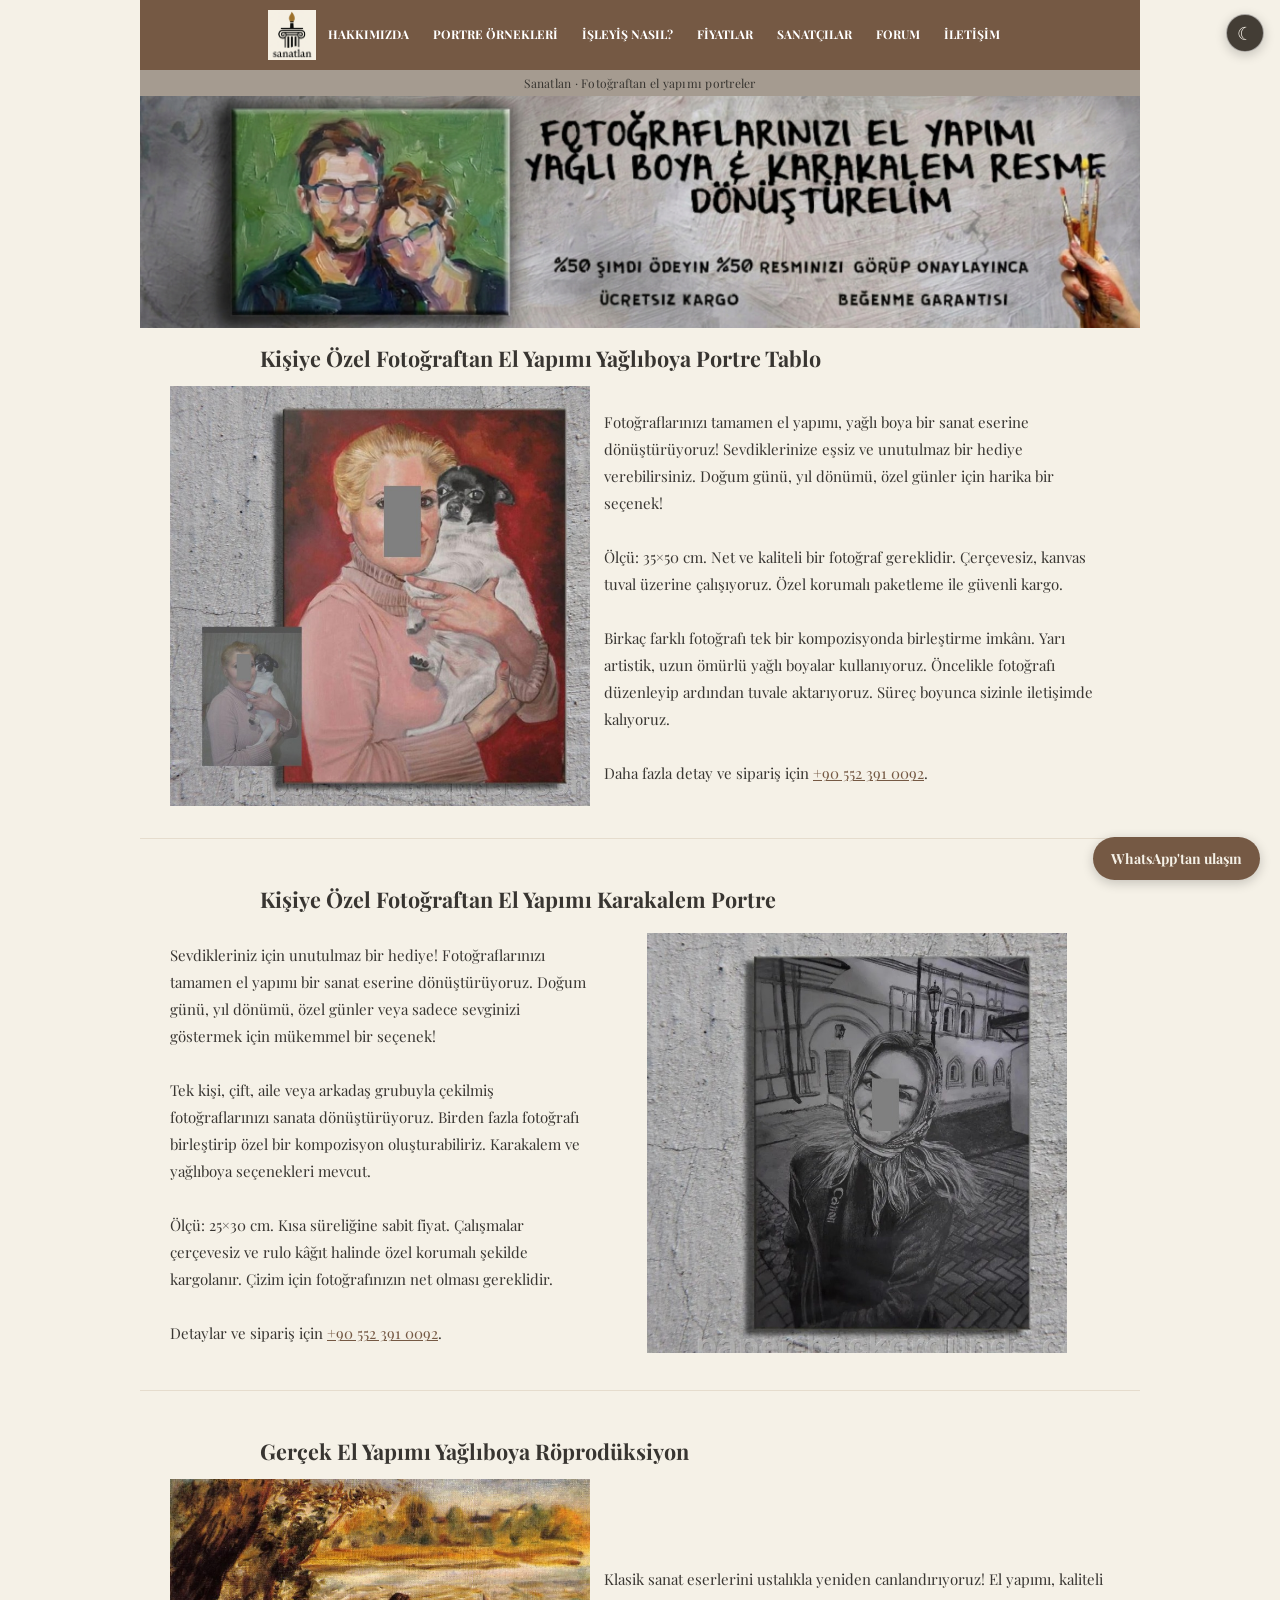
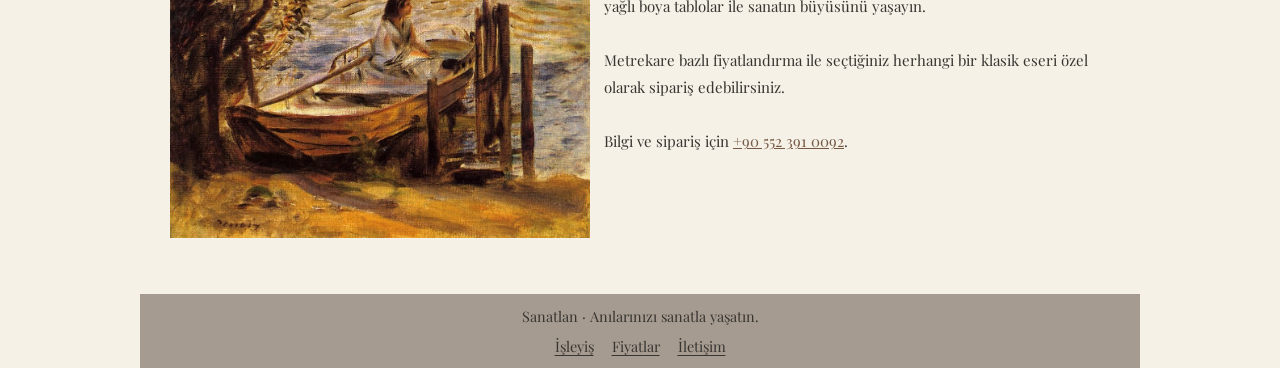
<file: index.html>
<!DOCTYPE html>
<html lang="tr">
<head>
  <meta charset="UTF-8">
  <meta name="viewport" content="width=device-width, initial-scale=1.0">
  <title>Sanatlan</title>
  <link href="https://fonts.googleapis.com/css2?family=Playfair+Display:wght@400;700&display=swap" rel="stylesheet">
  <link rel="stylesheet" href="css/style.css">
</head>
<body class="home-page">
  <div class="navbar">
    <a class="logo" href="index.html" aria-label="Sanatlan ana sayfa"><img src="img/logo.png" alt="Sanatlan"></a>
    <div class="nav-links">
      <a href="index.html">Hakkımızda</a><a href="galeri.html">Portre Örnekleri</a>
      <a href="isleyis.html">İşleyiş Nasıl?</a><a href="fiyatlar.html">Fiyatlar</a>
      <a href="magaza.html">Sanatçılar</a><a href="forum.html">Forum</a><a href="iletisim.html">İletişim</a>
    </div>
  </div>
  <div class="announcement-bar">Sanatlan · Fotoğraftan el yapımı portreler</div>

  <section class="about-slider" aria-label="Sanatlan çalışmalarından seçmeler">
    <div class="about-slides">
      <article class="about-slide is-active">
        <picture>
          <source media="(max-width: 768px)" srcset="img/anasayfa-slider-mobile.jpg">
          <img src="img/anasayfa-slider.jpg" alt="Fotoğraftan el yapımı yağlıboya ve karakalem portre">
        </picture>
      </article>
    </div>
  </section>

  <div class="container media-left">
    <div class="section-title">
      <h3>Kişiye Özel Fotoğraftan El Yapımı Yağlıboya Portre Tablo</h3>
    </div>
    <div class="image"><img src="portre-10.jpg" alt="El yapımı yağlıboya portre"></div>
    <div class="text">
      <p>Fotoğraflarınızı tamamen el yapımı, yağlı boya bir sanat eserine dönüştürüyoruz! Sevdiklerinize eşsiz ve unutulmaz bir hediye verebilirsiniz. Doğum günü, yıl dönümü, özel günler için harika bir seçenek!<br><br>
      Ölçü: 35×50 cm. Net ve kaliteli bir fotoğraf gereklidir. Çerçevesiz, kanvas tuval üzerine çalışıyoruz. Özel korumalı paketleme ile güvenli kargo.<br><br>
      Birkaç farklı fotoğrafı tek bir kompozisyonda birleştirme imkânı. Yarı artistik, uzun ömürlü yağlı boyalar kullanıyoruz. Öncelikle fotoğrafı düzenleyip ardından tuvale aktarıyoruz. Süreç boyunca sizinle iletişimde kalıyoruz.<br><br>
      Daha fazla detay ve sipariş için <a href="tel:5523910092">+90 552 391 0092</a>.</p>
    </div>
  </div>

  <div class="container media-right">
    <div class="section-title">
      <h3>Kişiye Özel Fotoğraftan El Yapımı Karakalem Portre</h3>
    </div>
    <div class="image"><img src="portre-15.jpg" alt="El yapımı karakalem portre"></div>
    <div class="text">
      <p>Sevdikleriniz için unutulmaz bir hediye! Fotoğraflarınızı tamamen el yapımı bir sanat eserine dönüştürüyoruz. Doğum günü, yıl dönümü, özel günler veya sadece sevginizi göstermek için mükemmel bir seçenek!<br><br>
      Tek kişi, çift, aile veya arkadaş grubuyla çekilmiş fotoğraflarınızı sanata dönüştürüyoruz. Birden fazla fotoğrafı birleştirip özel bir kompozisyon oluşturabiliriz. Karakalem ve yağlıboya seçenekleri mevcut.<br><br>
      Ölçü: 25×30 cm. Kısa süreliğine sabit fiyat. Çalışmalar çerçevesiz ve rulo kâğıt halinde özel korumalı şekilde kargolanır. Çizim için fotoğrafınızın net olması gereklidir.<br><br>
      Detaylar ve sipariş için <a href="tel:5523910092">+90 552 391 0092</a>.</p>
    </div>
  </div>

  <div class="container media-left">
    <div class="section-title">
      <h3>Gerçek El Yapımı Yağlıboya Röprodüksiyon</h3>
    </div>
    <div class="image"><img src="img/magaza/2m.jpg" alt="Yağlıboya röprodüksiyon örneği"></div>
    <div class="text">
      <p>Klasik sanat eserlerini ustalıkla yeniden canlandırıyoruz! El yapımı, kaliteli yağlı boya tablolar ile sanatın büyüsünü yaşayın.<br><br>
      Metrekare bazlı fiyatlandırma ile seçtiğiniz herhangi bir klasik eseri özel olarak sipariş edebilirsiniz.<br><br>
      Bilgi ve sipariş için <a href="tel:5523910092">+90 552 391 0092</a>.</p>
    </div>
  </div>

  <footer class="site-footer"><p>Sanatlan · Anılarınızı sanatla yaşatın.</p><nav aria-label="Alt menü"><a href="isleyis.html">İşleyiş</a><a href="fiyatlar.html">Fiyatlar</a><a href="iletisim.html">İletişim</a></nav></footer>
  <a href="https://wa.me/905523910092" class="whatsapp-button" target="_blank" rel="noopener noreferrer">WhatsApp'tan ulaşın</a>
  <script src="js/script.js"></script>
</body>
</html>
</file>
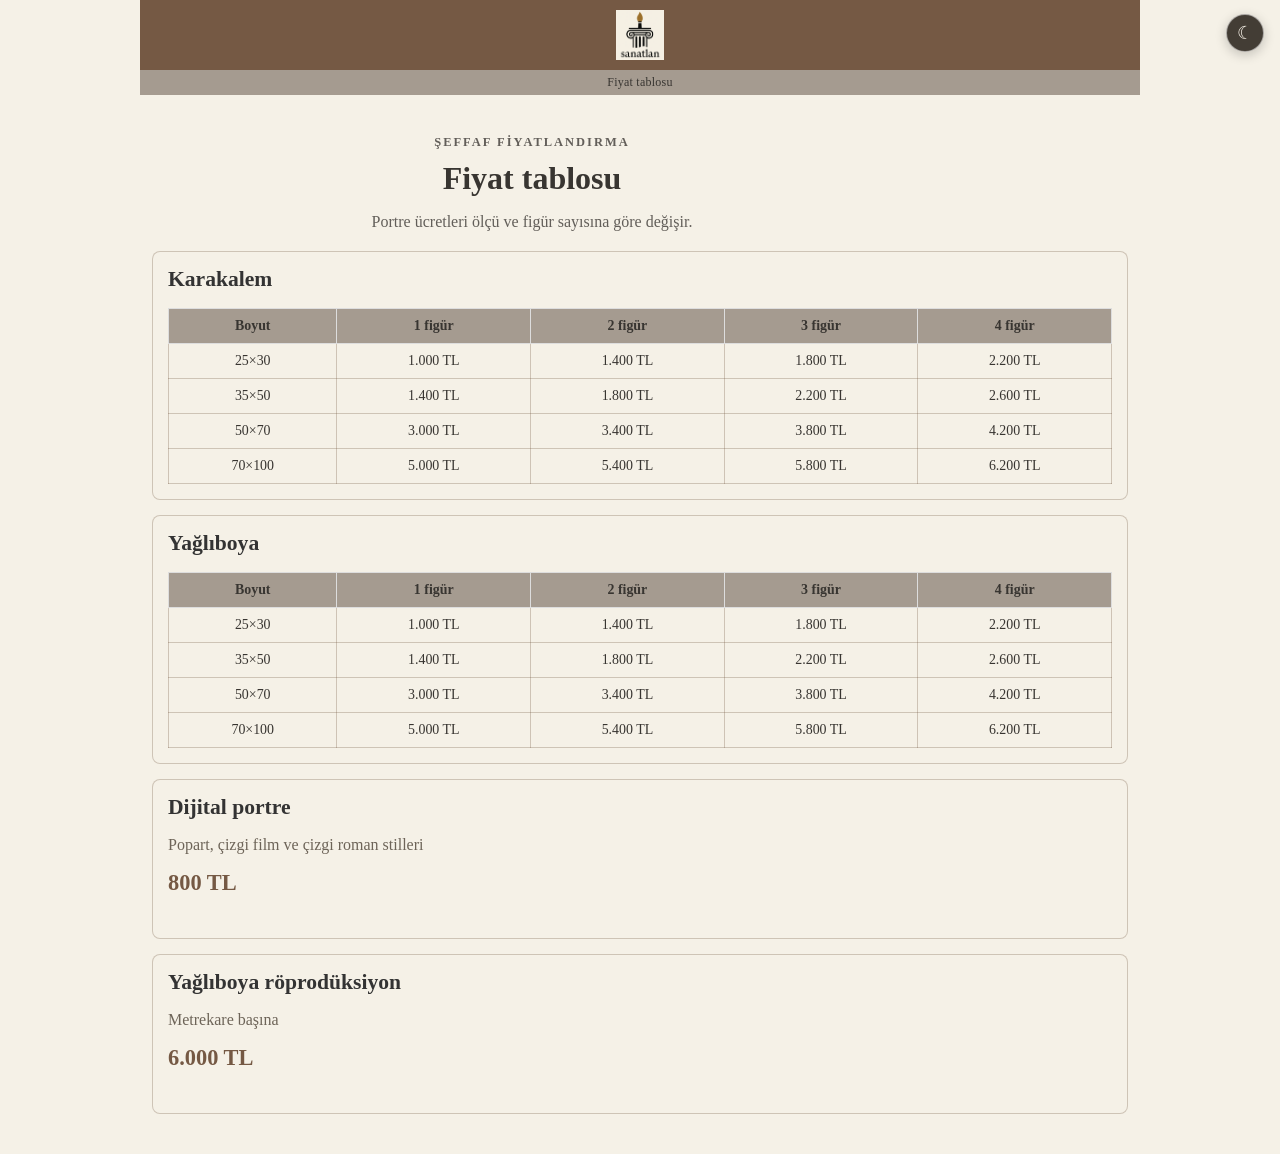
<file: fiyat-tablosu-yonetim.html>
<!DOCTYPE html>
<html lang="tr">
<head>
  <meta charset="UTF-8">
  <meta name="viewport" content="width=device-width, initial-scale=1">
  <meta name="robots" content="noindex, nofollow, noarchive">
  <title>Fiyat Tablosu | Sanatlan</title>
  <link rel="stylesheet" href="css/style.css">
</head>
<body>
  <header class="site-header">
    <nav class="navbar" aria-label="Yönetim menüsü">
      <a class="logo" href="index.html" aria-label="Sanatlan ana sayfa"><img src="img/logo.png" alt="Sanatlan"></a>
    </nav>
    <div class="announcement-bar">Fiyat tablosu</div>
  </header>
  <main class="page-main">
    <section class="page-heading">
      <p class="eyebrow">Şeffaf fiyatlandırma</p>
      <h1>Fiyat tablosu</h1>
      <p>Portre ücretleri ölçü ve figür sayısına göre değişir.</p>
    </section>
    <section class="pricing-grid" aria-label="Portre fiyatları">
      <article class="product-card"><h2>Karakalem</h2><div class="table-wrap"><table><thead><tr><th>Boyut</th><th>1 figür</th><th>2 figür</th><th>3 figür</th><th>4 figür</th></tr></thead><tbody><tr><td>25×30</td><td>1.000 TL</td><td>1.400 TL</td><td>1.800 TL</td><td>2.200 TL</td></tr><tr><td>35×50</td><td>1.400 TL</td><td>1.800 TL</td><td>2.200 TL</td><td>2.600 TL</td></tr><tr><td>50×70</td><td>3.000 TL</td><td>3.400 TL</td><td>3.800 TL</td><td>4.200 TL</td></tr><tr><td>70×100</td><td>5.000 TL</td><td>5.400 TL</td><td>5.800 TL</td><td>6.200 TL</td></tr></tbody></table></div></article>
      <article class="product-card"><h2>Yağlıboya</h2><div class="table-wrap"><table><thead><tr><th>Boyut</th><th>1 figür</th><th>2 figür</th><th>3 figür</th><th>4 figür</th></tr></thead><tbody><tr><td>25×30</td><td>1.000 TL</td><td>1.400 TL</td><td>1.800 TL</td><td>2.200 TL</td></tr><tr><td>35×50</td><td>1.400 TL</td><td>1.800 TL</td><td>2.200 TL</td><td>2.600 TL</td></tr><tr><td>50×70</td><td>3.000 TL</td><td>3.400 TL</td><td>3.800 TL</td><td>4.200 TL</td></tr><tr><td>70×100</td><td>5.000 TL</td><td>5.400 TL</td><td>5.800 TL</td><td>6.200 TL</td></tr></tbody></table></div></article>
      <article class="product-card compact-prices"><h2>Dijital portre</h2><p>Popart, çizgi film ve çizgi roman stilleri</p><strong>800 TL</strong></article>
      <article class="product-card compact-prices"><h2>Yağlıboya röprodüksiyon</h2><p>Metrekare başına</p><strong>6.000 TL</strong></article>
    </section>
  </main>
  <script src="js/script.js"></script>
</body>
</html>
</file>
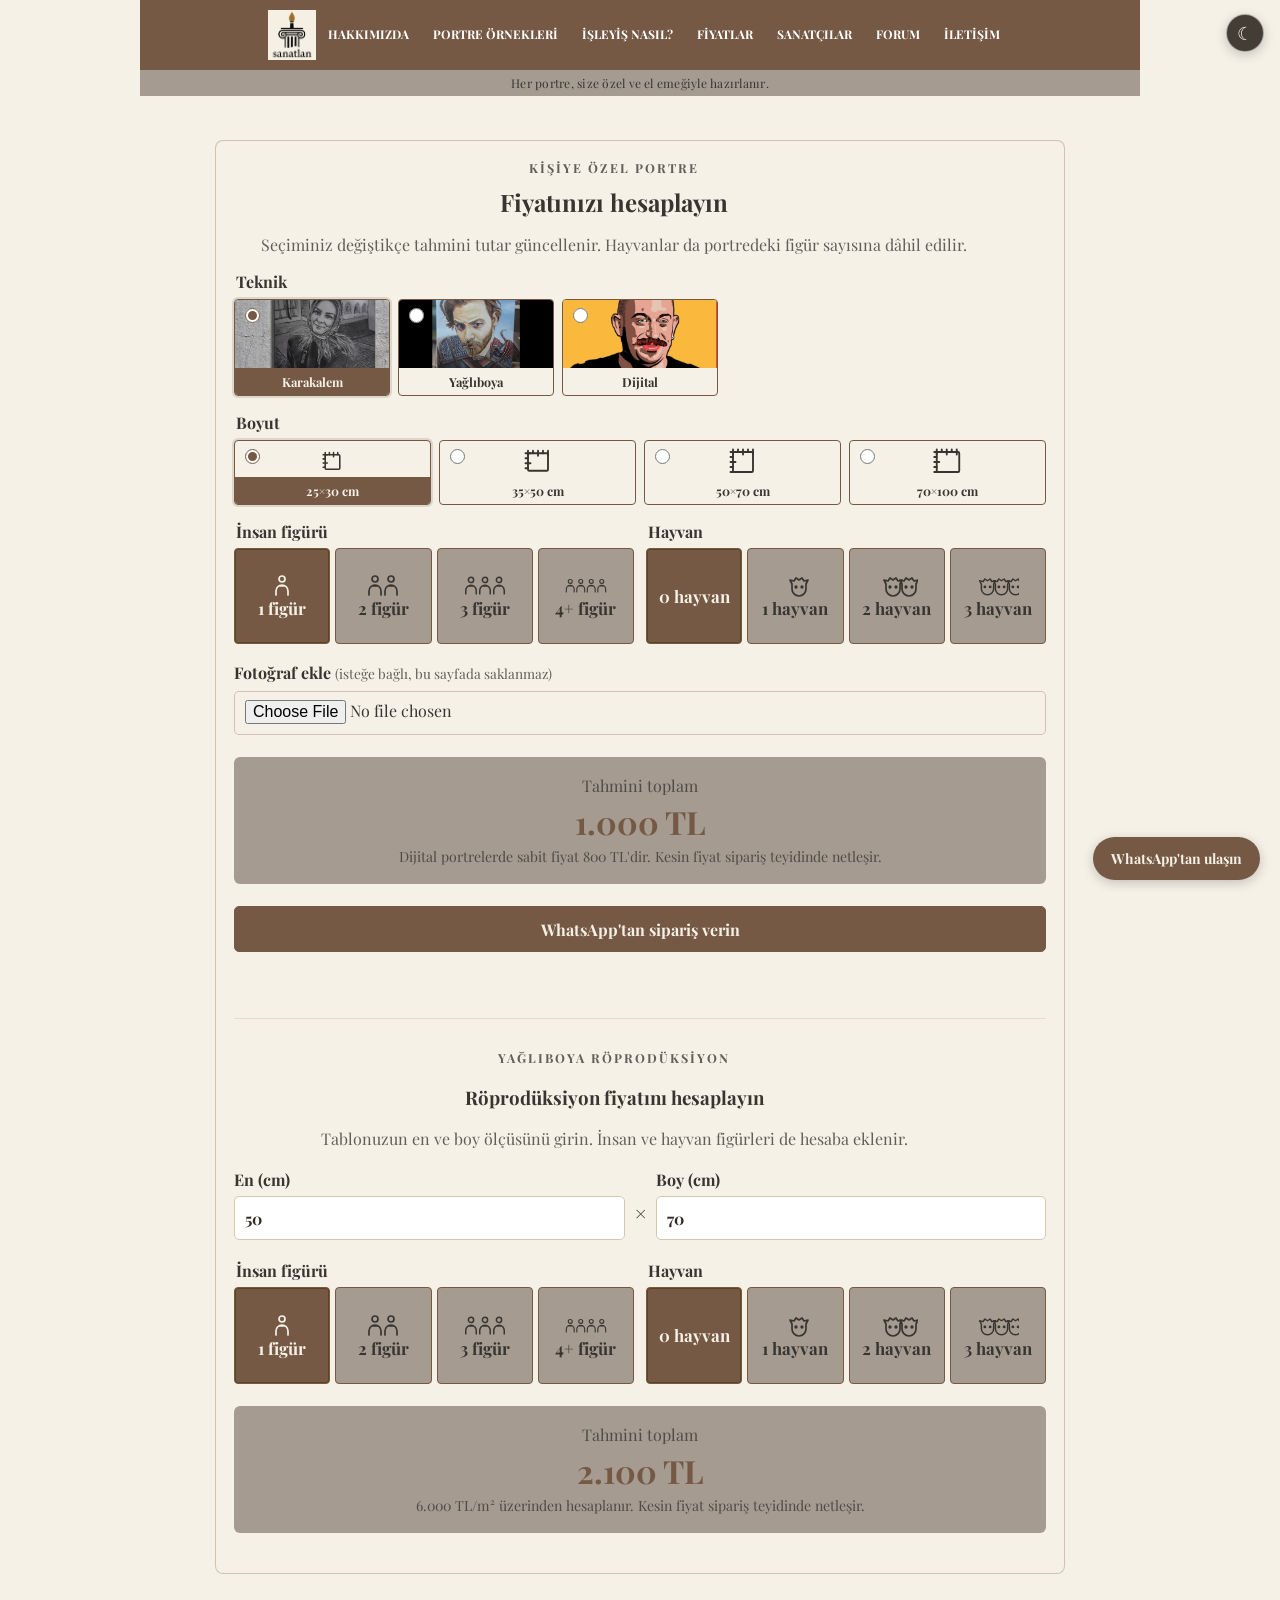
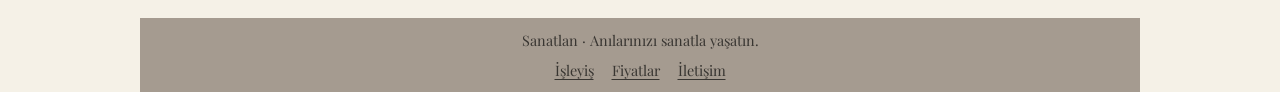
<file: fiyatlar.html>
<!DOCTYPE html>
<html lang="tr">
<head>
  <meta charset="UTF-8">
  <meta name="viewport" content="width=device-width, initial-scale=1">
  <title>Fiyatlar | Sanatlan</title>
  <link href="https://fonts.googleapis.com/css2?family=Playfair+Display:wght@400;700&family=Roboto:wght@400;500;700&display=swap" rel="stylesheet">
  <link rel="stylesheet" href="css/style.css">
</head>
<body>
  <header class="site-header"><nav class="navbar" aria-label="Ana menü">
    <a class="logo" href="index.html" aria-label="Sanatlan ana sayfa"><img src="img/logo.png" alt="Sanatlan"></a>
    <div class="nav-links"><a href="index.html">Hakkımızda</a><a href="galeri.html">Portre Örnekleri</a><a href="isleyis.html">İşleyiş Nasıl?</a><a href="fiyatlar.html">Fiyatlar</a><a href="magaza.html">Sanatçılar</a><a href="forum.html">Forum</a><a href="iletisim.html">İletişim</a></div>
  </nav><div class="announcement-bar">Her portre, size özel ve el emeğiyle hazırlanır.</div></header>
  <main class="page-main">
    <section class="calculator-section" id="hesaplama">
      <div class="page-heading"><p class="eyebrow">Kişiye özel portre</p><h2>Fiyatınızı hesaplayın</h2><p>Seçiminiz değiştikçe tahmini tutar güncellenir. Hayvanlar da portredeki figür sayısına dâhil edilir.</p></div>
      <form id="priceCalculator">
        <fieldset class="choice-group"><legend>Teknik</legend><div class="choice-grid technique-grid">
          <label class="choice-card"><input type="radio" name="technique" value="karakalem" checked><img src="img/karakalem/3k.jpg" alt="Karakalem örneği"><span>Karakalem</span></label>
          <label class="choice-card"><input type="radio" name="technique" value="yagli"><img src="img/yagliboya/3y.jpg" alt="Yağlıboya örneği"><span>Yağlıboya</span></label>
          <label class="choice-card"><input type="radio" name="technique" value="digital"><img src="img/digital/1d.jpg" alt="Dijital portre örneği"><span>Dijital</span></label>
        </div></fieldset>
        <fieldset class="choice-group style-group" hidden><legend>Dijital stil</legend><div class="choice-grid choice-grid-small">
          <label class="choice-card"><input type="radio" name="digitalStyle" value="Popart" checked><img src="img/digital/1d.jpg" alt="Popart dijital portre örneği"><span>Popart</span></label>
          <label class="choice-card"><input type="radio" name="digitalStyle" value="Cartoon"><img src="img/digital/2d.jpg" alt="Cartoon dijital portre örneği"><span>Cartoon</span></label>
          <label class="choice-card"><input type="radio" name="digitalStyle" value="Comic"><img src="img/digital/3d.jpg" alt="Comic dijital portre örneği"><span>Comic</span></label>
        </div></fieldset>
        <fieldset class="choice-group size-group"><legend>Boyut</legend><div class="choice-grid choice-grid-small">
          <label class="choice-card size-choice-card"><input type="radio" name="size" value="25x30" checked><svg class="choice-icon" viewBox="0 0 24 24" aria-hidden="true"><rect x="5" y="5" width="14" height="14" rx="1"/><path d="M5 3v4M9 3v2M13 3v4M17 3v2M3 5h4M3 9h2M3 13h4M3 17h2"/></svg><span>25×30 cm</span></label>
          <label class="choice-card size-choice-card"><input type="radio" name="size" value="35x50"><svg class="choice-icon" viewBox="0 0 24 24" aria-hidden="true"><rect x="4" y="5" width="16" height="14" rx="1"/><path d="M4 3v4M8 3v2M12 3v4M16 3v2M20 3v4M2 5h4M2 9h2M2 13h4M2 17h2"/></svg><span>35×50 cm</span></label>
          <label class="choice-card size-choice-card"><input type="radio" name="size" value="50x70"><svg class="choice-icon" viewBox="0 0 24 24" aria-hidden="true"><rect x="4" y="4" width="16" height="16" rx="1"/><path d="M4 2v4M8 2v2M12 2v4M16 2v2M20 2v4M2 4h4M2 8h2M2 12h4M2 16h2M2 20h4"/></svg><span>50×70 cm</span></label>
          <label class="choice-card size-choice-card"><input type="radio" name="size" value="70x100"><svg class="choice-icon" viewBox="0 0 24 24" aria-hidden="true"><rect x="3" y="4" width="18" height="16" rx="1"/><path d="M3 2v4M7 2v2M11 2v4M15 2v2M19 2v4M1 4h4M1 8h2M1 12h4M1 16h2M1 20h4"/></svg><span>70×100 cm</span></label>
        </div></fieldset>
        <div class="count-fields">
          <input type="hidden" name="figures" value="1">
          <input type="hidden" name="animals" value="0">
          <fieldset class="count-choice-group"><legend>İnsan figürü</legend><div class="count-choice-grid">
            <button type="button" class="count-choice active" data-count-group="figures" data-count-value="1" aria-pressed="true"><svg class="figure-icon" viewBox="0 0 24 24" aria-hidden="true"><circle cx="12" cy="5" r="3"/><path d="M6 21v-4a6 6 0 0 1 12 0v4M9 12h6"/></svg><strong>1 figür</strong></button>
            <button type="button" class="count-choice" data-count-group="figures" data-count-value="2" aria-pressed="false"><svg class="figure-icon" viewBox="0 0 48 24" aria-hidden="true"><g transform="translate(0)"><circle cx="8" cy="5" r="3"/><path d="M2 21v-4a6 6 0 0 1 12 0v4M5 12h6"/></g><g transform="translate(24)"><circle cx="8" cy="5" r="3"/><path d="M2 21v-4a6 6 0 0 1 12 0v4M5 12h6"/></g></svg><strong>2 figür</strong></button>
            <button type="button" class="count-choice" data-count-group="figures" data-count-value="3" aria-pressed="false"><svg class="figure-icon" viewBox="0 0 72 24" aria-hidden="true"><g><circle cx="8" cy="5" r="3"/><path d="M2 21v-4a6 6 0 0 1 12 0v4M5 12h6"/></g><g transform="translate(24)"><circle cx="8" cy="5" r="3"/><path d="M2 21v-4a6 6 0 0 1 12 0v4M5 12h6"/></g><g transform="translate(48)"><circle cx="8" cy="5" r="3"/><path d="M2 21v-4a6 6 0 0 1 12 0v4M5 12h6"/></g></svg><strong>3 figür</strong></button>
            <button type="button" class="count-choice" data-count-group="figures" data-count-value="4" aria-pressed="false"><svg class="figure-icon" viewBox="0 0 96 24" aria-hidden="true"><g><circle cx="8" cy="5" r="3"/><path d="M2 21v-4a6 6 0 0 1 12 0v4M5 12h6"/></g><g transform="translate(24)"><circle cx="8" cy="5" r="3"/><path d="M2 21v-4a6 6 0 0 1 12 0v4M5 12h6"/></g><g transform="translate(48)"><circle cx="8" cy="5" r="3"/><path d="M2 21v-4a6 6 0 0 1 12 0v4M5 12h6"/></g><g transform="translate(72)"><circle cx="8" cy="5" r="3"/><path d="M2 21v-4a6 6 0 0 1 12 0v4M5 12h6"/></g></svg><strong>4+ figür</strong></button>
          </div></fieldset>
          <fieldset class="count-choice-group"><legend>Hayvan</legend><div class="count-choice-grid">
            <button type="button" class="count-choice active" data-count-group="animals" data-count-value="0" aria-pressed="true"><strong>0 hayvan</strong></button>
            <button type="button" class="count-choice" data-count-group="animals" data-count-value="1" aria-pressed="false"><svg class="figure-icon animal-icon" viewBox="0 0 24 24" aria-hidden="true"><path d="M5 10 3 6l4 1 2-3 3 2 3-2 2 3 4-1-2 4v5a7 7 0 0 1-14 0z"/><circle cx="9" cy="13" r=".8"/><circle cx="15" cy="13" r=".8"/></svg><strong>1 hayvan</strong></button>
            <button type="button" class="count-choice" data-count-group="animals" data-count-value="2" aria-pressed="false"><svg class="figure-icon animal-icon" viewBox="0 0 48 24" aria-hidden="true"><use href="#animal-symbol"/><use href="#animal-symbol" x="24"/></svg><strong>2 hayvan</strong></button>
            <button type="button" class="count-choice" data-count-group="animals" data-count-value="3" aria-pressed="false"><svg class="figure-icon animal-icon" viewBox="0 0 72 24" aria-hidden="true"><use href="#animal-symbol"/><use href="#animal-symbol" x="24"/><use href="#animal-symbol" x="48"/></svg><strong>3 hayvan</strong></button>
          </div></fieldset>
        </div>
        <label class="upload-label" for="orderPhoto">Fotoğraf ekle <span>(isteğe bağlı, bu sayfada saklanmaz)</span></label>
        <input id="orderPhoto" type="file" accept="image/*">
        <div class="estimate-box"><p>Tahmini toplam</p><output id="estimatedPrice" aria-live="polite">1.000 TL</output><p class="estimate-note">Dijital portrelerde sabit fiyat 800 TL'dir. Kesin fiyat sipariş teyidinde netleşir.</p></div>
        <button type="submit" class="button order-button">WhatsApp'tan sipariş verin</button>
        <p id="orderStatus" class="order-status" role="status"></p>
      </form>
      <form class="reproduction-calculator" id="reproductionCalculator">
        <div class="page-heading"><p class="eyebrow">Yağlıboya röprodüksiyon</p><h3>Röprodüksiyon fiyatını hesaplayın</h3><p>Tablonuzun en ve boy ölçüsünü girin. İnsan ve hayvan figürleri de hesaba eklenir.</p></div>
        <div class="reproduction-fields"><label for="reproductionWidth">En (cm)<input id="reproductionWidth" type="number" min="1" step="1" value="50" required></label><span class="dimension-symbol">×</span><label for="reproductionHeight">Boy (cm)<input id="reproductionHeight" type="number" min="1" step="1" value="70" required></label></div>
        <div class="count-fields">
          <input type="hidden" name="reproductionPeople" value="1">
          <input type="hidden" name="reproductionAnimals" value="0">
          <fieldset class="count-choice-group"><legend>İnsan figürü</legend><div class="count-choice-grid">
            <button type="button" class="count-choice active" data-count-group="reproductionPeople" data-count-value="1" aria-pressed="true"><svg class="figure-icon" viewBox="0 0 24 24" aria-hidden="true"><circle cx="12" cy="5" r="3"/><path d="M6 21v-4a6 6 0 0 1 12 0v4M9 12h6"/></svg><strong>1</strong><span>kişi</span></button>
            <button type="button" class="count-choice" data-count-group="reproductionPeople" data-count-value="2" aria-pressed="false"><svg class="figure-icon" viewBox="0 0 24 24" aria-hidden="true"><circle cx="12" cy="5" r="3"/><path d="M6 21v-4a6 6 0 0 1 12 0v4M9 12h6"/></svg><strong>2</strong><span>kişi</span></button>
            <button type="button" class="count-choice" data-count-group="reproductionPeople" data-count-value="3" aria-pressed="false"><svg class="figure-icon" viewBox="0 0 24 24" aria-hidden="true"><circle cx="12" cy="5" r="3"/><path d="M6 21v-4a6 6 0 0 1 12 0v4M9 12h6"/></svg><strong>3</strong><span>kişi</span></button>
            <button type="button" class="count-choice" data-count-group="reproductionPeople" data-count-value="4" aria-pressed="false"><svg class="figure-icon" viewBox="0 0 24 24" aria-hidden="true"><circle cx="12" cy="5" r="3"/><path d="M6 21v-4a6 6 0 0 1 12 0v4M9 12h6"/></svg><strong>4+</strong><span>kişi</span></button>
          </div></fieldset>
          <fieldset class="count-choice-group"><legend>Hayvan</legend><div class="count-choice-grid">
            <button type="button" class="count-choice active" data-count-group="reproductionAnimals" data-count-value="0" aria-pressed="true"><svg class="figure-icon animal-icon" viewBox="0 0 24 24" aria-hidden="true"><path d="M5 10 3 6l4 1 2-3 3 2 3-2 2 3 4-1-2 4v5a7 7 0 0 1-14 0z"/><circle cx="9" cy="13" r=".8"/><circle cx="15" cy="13" r=".8"/></svg><strong>0</strong><span>yok</span></button>
            <button type="button" class="count-choice" data-count-group="reproductionAnimals" data-count-value="1" aria-pressed="false"><svg class="figure-icon animal-icon" viewBox="0 0 24 24" aria-hidden="true"><path d="M5 10 3 6l4 1 2-3 3 2 3-2 2 3 4-1-2 4v5a7 7 0 0 1-14 0z"/><circle cx="9" cy="13" r=".8"/><circle cx="15" cy="13" r=".8"/></svg><strong>1</strong><span>hayvan</span></button>
            <button type="button" class="count-choice" data-count-group="reproductionAnimals" data-count-value="2" aria-pressed="false"><svg class="figure-icon animal-icon" viewBox="0 0 24 24" aria-hidden="true"><path d="M5 10 3 6l4 1 2-3 3 2 3-2 2 3 4-1-2 4v5a7 7 0 0 1-14 0z"/><circle cx="9" cy="13" r=".8"/><circle cx="15" cy="13" r=".8"/></svg><strong>2</strong><span>hayvan</span></button>
            <button type="button" class="count-choice" data-count-group="reproductionAnimals" data-count-value="3" aria-pressed="false"><svg class="figure-icon animal-icon" viewBox="0 0 24 24" aria-hidden="true"><path d="M5 10 3 6l4 1 2-3 3 2 3-2 2 3 4-1-2 4v5a7 7 0 0 1-14 0z"/><circle cx="9" cy="13" r=".8"/><circle cx="15" cy="13" r=".8"/></svg><strong>3+</strong><span>hayvan</span></button>
          </div></fieldset>
        </div>
        <div class="estimate-box"><p>Tahmini toplam</p><output id="reproductionPrice" aria-live="polite">2.100 TL</output><p class="estimate-note">6.000 TL/m² üzerinden hesaplanır. Kesin fiyat sipariş teyidinde netleşir.</p></div>
      </form>
    </section>
  </main>
  <footer class="site-footer"><p>Sanatlan · Anılarınızı sanatla yaşatın.</p><nav aria-label="Alt menü"><a href="isleyis.html">İşleyiş</a><a href="fiyatlar.html">Fiyatlar</a><a href="iletisim.html">İletişim</a></nav></footer>
  <a href="https://wa.me/905523910092" class="whatsapp-button" target="_blank" rel="noopener noreferrer">WhatsApp'tan ulaşın</a>
  <script src="js/script.js"></script>
</body>
</html>
</file>
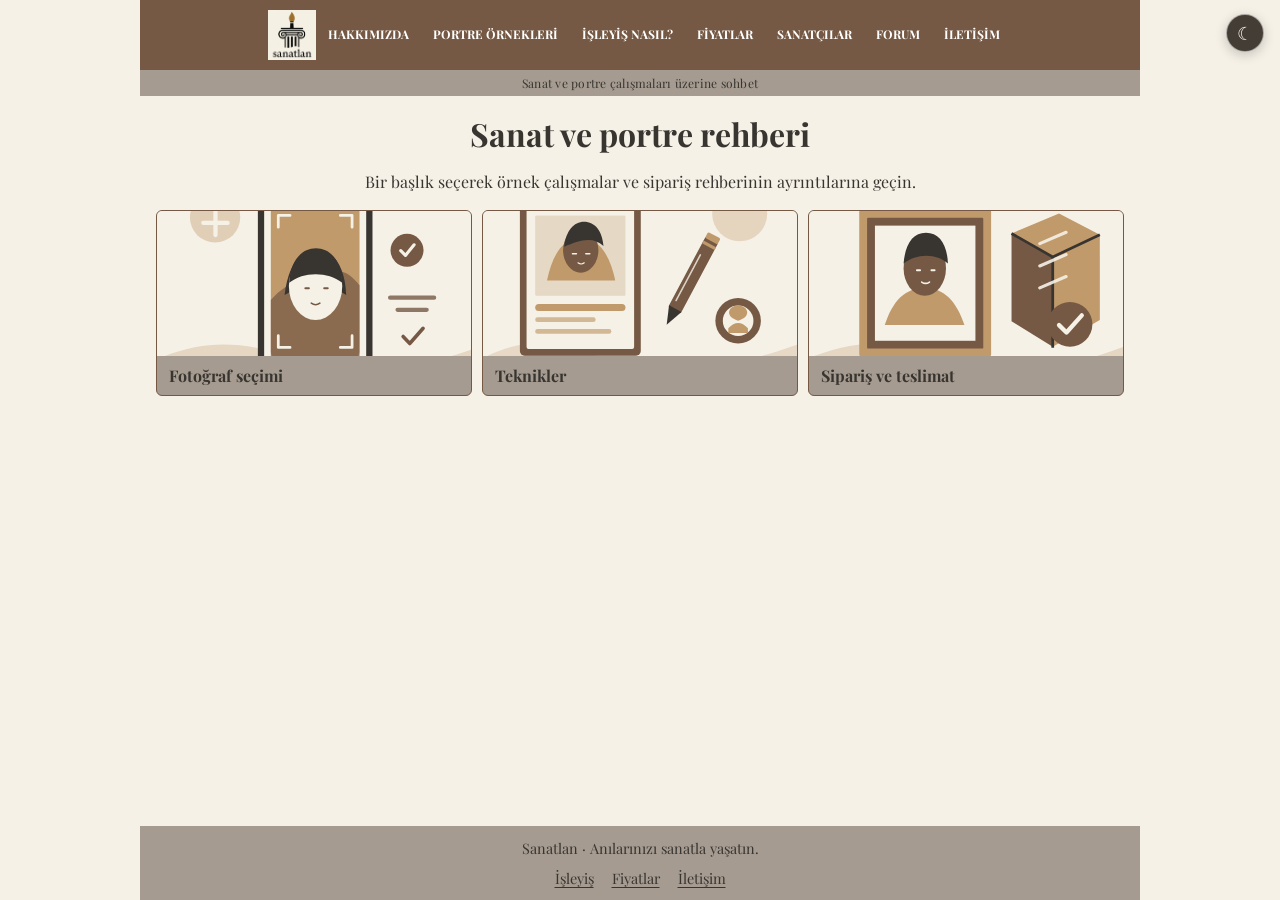
<file: forum.html>
<!DOCTYPE html>
<html lang="tr">
<head>
  <meta charset="UTF-8">
  <meta name="viewport" content="width=device-width, initial-scale=1.0">
  <title>Sanat Forumu | Sanatlan</title>
  <link href="https://fonts.googleapis.com/css2?family=Playfair+Display:wght@400;700&display=swap" rel="stylesheet">
  <link rel="stylesheet" href="css/style.css">
</head>
<body class="forum-page">
  <header class="site-header"><nav class="navbar" aria-label="Ana menü">
    <a class="logo" href="index.html" aria-label="Sanatlan ana sayfa"><img src="img/logo.png" alt="Sanatlan"></a>
    <div class="nav-links"><a href="index.html">Hakkımızda</a><a href="galeri.html">Portre Örnekleri</a><a href="isleyis.html">İşleyiş Nasıl?</a><a href="fiyatlar.html">Fiyatlar</a><a href="magaza.html">Sanatçılar</a><a href="forum.html">Forum</a><a href="iletisim.html">İletişim</a></div>
  </nav><div class="announcement-bar">Sanat ve portre çalışmaları üzerine sohbet</div></header>

  <main class="forum-main">
  <h1 class="forum-title">Sanat ve portre rehberi</h1>
  <p class="forum-intro">Bir başlık seçerek örnek çalışmalar ve sipariş rehberinin ayrıntılarına geçin.</p>
  <nav class="forum-topic-menu" aria-label="Forum konu başlıkları">
    <button type="button" class="forum-topic-card" data-forum-topic="fotograf"><img src="img/process-photo.svg" alt="İyi ışık ve uygun kadrajda portre fotoğrafı illüstrasyonu"><span>Fotoğraf seçimi</span></button>
    <button type="button" class="forum-topic-card" data-forum-topic="teknikler"><img src="img/process-choice.svg" alt="Portre teknikleri ve malzemelerini anlatan illüstrasyon"><span>Teknikler</span></button>
    <button type="button" class="forum-topic-card" data-forum-topic="siparis"><img src="img/process-delivery.svg" alt="Koruyucu ambalaj ve teslimat illüstrasyonu"><span>Sipariş ve teslimat</span></button>
  </nav>
  <div class="forum-topics">
    <article id="fotograf" class="forum-topic" hidden><button type="button" class="forum-back">← Konu başlıklarına dön</button><img src="img/process-photo.svg" alt="İyi ışıkta ve kadraj çizgileri içinde gösterilen portre fotoğrafı"><div><p class="eyebrow">Fotoğraf rehberi</p><h2>Portre için doğru fotoğrafı seçmek</h2><p>Yüzün net seçildiği, ışığın yüzü tamamen karartmadığı ve fotoğrafın bulanık olmadığı kareler çalışmaya daha iyi bir başlangıç sağlar. Yüzün çok uzakta kaldığı veya ağır filtre kullanılan fotoğraflarda ayrıntıları yorumlamak zorlaşabilir.</p><p>Birden fazla kişiyi bir araya getirmek de mümkündür. Fotoğrafı gönderirken kimlerin nerede yer almasını istediğinizi kısaca belirtin; uygunluğu birlikte değerlendirelim.</p><a href="https://wa.me/905523910092?text=Portre%20foto%C4%9Fraf%C4%B1%20hakk%C4%B1nda%20bilgi%20almak%20istiyorum" target="_blank" rel="noopener noreferrer">Fotoğrafınız için WhatsApp'tan danışın</a></div></article>
    <article id="teknikler" class="forum-topic" hidden><button type="button" class="forum-back">← Konu başlıklarına dön</button><img src="img/process-artwork.svg" alt="Şövale başında farklı sanat malzemeleriyle portre hazırlama illüstrasyonu"><div><p class="eyebrow">Teknik seçimi</p><h2>Portre tekniğini belirlemek</h2><p>Karakalem ve kuru kalem çizgi, ton ve gölgeyi öne çıkarır. Suluboya daha hafif ve renkli bir görünüm verir; yağlıboyada fırça dokusu ve renk katmanları belirgindir. Dijital çalışmalarda Popart, Cartoon ve Comic stilleri arasından seçim yapılabilir.</p><p>Seçiminiz, portrenin vermesini istediğiniz duyguya ve fotoğrafın ayrıntılarına bağlıdır. Fiyat aracında teknik ve ölçüyü değiştirerek tahmini tutarı görebilirsiniz.</p><a href="fiyatlar.html">Fiyat ve teknik seçeneklerine bakın</a></div></article>
    <article id="siparis" class="forum-topic" hidden><button type="button" class="forum-back">← Konu başlıklarına dön</button><img src="img/process-delivery.svg" alt="Kontrol edilmiş portre ve güvenli paketleme illüstrasyonu"><div><p class="eyebrow">Sipariş süreci</p><h2>Onay ve teslimat</h2><p>Teknik, ölçü ve fotoğraf netleştikten sonra sipariş ayrıntılarını WhatsApp üzerinden teyit ederiz. Eseriniz onaylanan tercihlere göre hazırlanır; tamamlandığında kontrol edilir ve fiziksel portreler korumalı biçimde paketlenir.</p><p>Dijital çalışma ise kararlaştırılan dosya biçiminde teslim edilir. Kargo ve teslimat ayrıntılarını sipariş sırasında birlikte belirleyebiliriz.</p><a href="https://wa.me/905523910092?text=Portre%20sipari%C5%9Fi%20hakk%C4%B1nda%20bilgi%20almak%20istiyorum" target="_blank" rel="noopener noreferrer">Sipariş hakkında WhatsApp'tan yazın</a></div></article>
  </div>
  </main>
  <footer class="site-footer"><p>Sanatlan · Anılarınızı sanatla yaşatın.</p><nav aria-label="Alt menü"><a href="isleyis.html">İşleyiş</a><a href="fiyatlar.html">Fiyatlar</a><a href="iletisim.html">İletişim</a></nav></footer>
  <script src="js/script.js"></script>
</body>
</html>
</file>
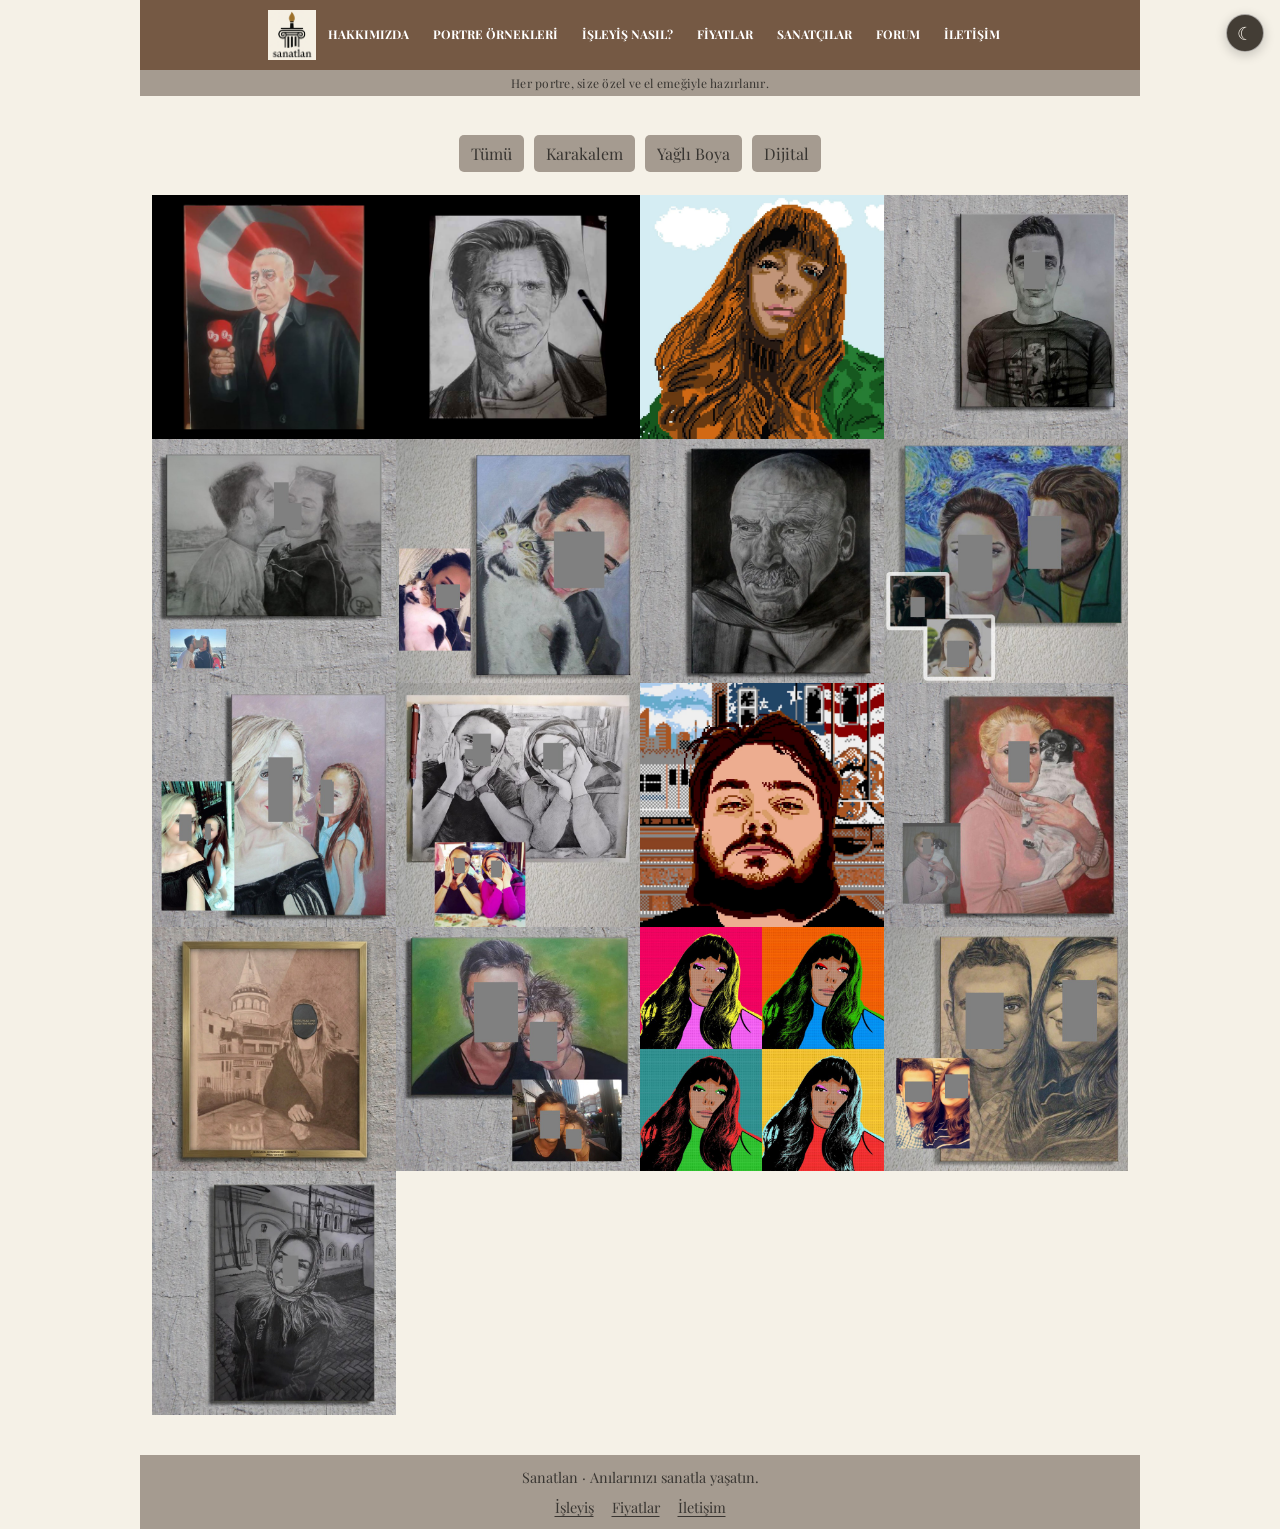
<file: galeri.html>
<!DOCTYPE html>
<html lang="tr">
<head>
  <meta charset="UTF-8"><meta name="viewport" content="width=device-width, initial-scale=1">
  <title>Portre Galerisi | Sanatlan</title>
  <link href="https://fonts.googleapis.com/css2?family=Playfair+Display:wght@400;700&family=Roboto:wght@400;500;700&display=swap" rel="stylesheet">
  <link rel="stylesheet" href="css/style.css">
</head>
<body>
  <header class="site-header"><nav class="navbar" aria-label="Ana menü">
    <a class="logo" href="index.html" aria-label="Sanatlan ana sayfa"><img src="img/logo.png" alt="Sanatlan"></a>
    <div class="nav-links"><a href="index.html">Hakkımızda</a><a href="galeri.html">Portre Örnekleri</a><a href="isleyis.html">İşleyiş Nasıl?</a><a href="fiyatlar.html">Fiyatlar</a><a href="magaza.html">Sanatçılar</a><a href="forum.html">Forum</a><a href="iletisim.html">İletişim</a></div>
  </nav><div class="announcement-bar">Her portre, size özel ve el emeğiyle hazırlanır.</div></header>
  <main class="page-main">
    <div class="filters" aria-label="Galeri filtreleri">
      <button type="button" data-filter="all" class="active">Tümü</button><button type="button" data-filter="karakalem">Karakalem</button><button type="button" data-filter="yagli">Yağlı Boya</button><button type="button" data-filter="digital">Dijital</button>
    </div>
    <div class="gallery">
      <button class="item yagli" type="button" aria-label="Yağlıboya portre örneği"><img src="img/yagliboya/1y.jpg" alt="Yağlıboya portre çalışması"></button>
      <button class="item karakalem" type="button" aria-label="Karakalem portre örneği"><img src="img/karakalem/2k.jpg" alt="Karakalem portre çalışması"></button>
      <button class="item digital" type="button" aria-label="Yeni portre çalışması 1"><img src="portre-01.webp" alt="Yeni portre çalışması 1"></button>
      <button class="item karakalem" type="button" aria-label="Yeni portre çalışması 2"><img src="portre-02.jpg" alt="Yeni portre çalışması 2"></button>
      <button class="item karakalem" type="button" aria-label="Yeni portre çalışması 3"><img src="portre-03.jpg" alt="Yeni portre çalışması 3"></button>
      <button class="item yagli" type="button" aria-label="Yeni portre çalışması 4"><img src="portre-04.jpg" alt="Yeni portre çalışması 4"></button>
      <button class="item karakalem" type="button" aria-label="Yeni portre çalışması 5"><img src="portre-05.webp" alt="Yeni portre çalışması 5"></button>
      <button class="item yagli" type="button" aria-label="Yeni portre çalışması 6"><img src="portre-06.jpg" alt="Yeni portre çalışması 6"></button>
      <button class="item yagli" type="button" aria-label="Yeni portre çalışması 7"><img src="portre-07.jpg" alt="Yeni portre çalışması 7"></button>
      <button class="item karakalem" type="button" aria-label="Yeni portre çalışması 8"><img src="portre-08.jpg" alt="Yeni portre çalışması 8"></button>
      <button class="item digital" type="button" aria-label="Yeni portre çalışması 9"><img src="portre-09.webp" alt="Yeni portre çalışması 9"></button>
      <button class="item yagli" type="button" aria-label="Yeni portre çalışması 10"><img src="portre-10.jpg" alt="Yeni portre çalışması 10"></button>
      <button class="item karakalem" type="button" aria-label="Yeni portre çalışması 11"><img src="portre-11.jpg" alt="Yeni portre çalışması 11"></button>
      <button class="item yagli" type="button" aria-label="Yeni portre çalışması 12"><img src="portre-12.jpg" alt="Yeni portre çalışması 12"></button>
      <button class="item digital" type="button" aria-label="Yeni portre çalışması 13"><img src="portre-13.jpg" alt="Yeni portre çalışması 13"></button>
      <button class="item karakalem" type="button" aria-label="Yeni portre çalışması 14"><img src="portre-14.jpg" alt="Yeni portre çalışması 14"></button>
      <button class="item karakalem" type="button" aria-label="Yeni portre çalışması 15"><img src="portre-15.jpg" alt="Yeni portre çalışması 15"></button>
    </div>
  </main>
  <div id="imageModal" class="modal" role="dialog" aria-modal="true" aria-label="Büyütülmüş galeri görseli">
    <button class="close" type="button" aria-label="Kapat">&times;</button><button class="modal-prev" type="button" aria-label="Önceki görsel">‹</button>
    <img class="modal-content" id="modalImage" alt=""><button class="modal-next" type="button" aria-label="Sonraki görsel">›</button>
    <p class="modal-counter" aria-live="polite"></p>
  </div>
  <footer class="site-footer"><p>Sanatlan · Anılarınızı sanatla yaşatın.</p><nav aria-label="Alt menü"><a href="isleyis.html">İşleyiş</a><a href="fiyatlar.html">Fiyatlar</a><a href="iletisim.html">İletişim</a></nav></footer>
  <script src="js/script.js"></script>
</body>
</html>
</file>
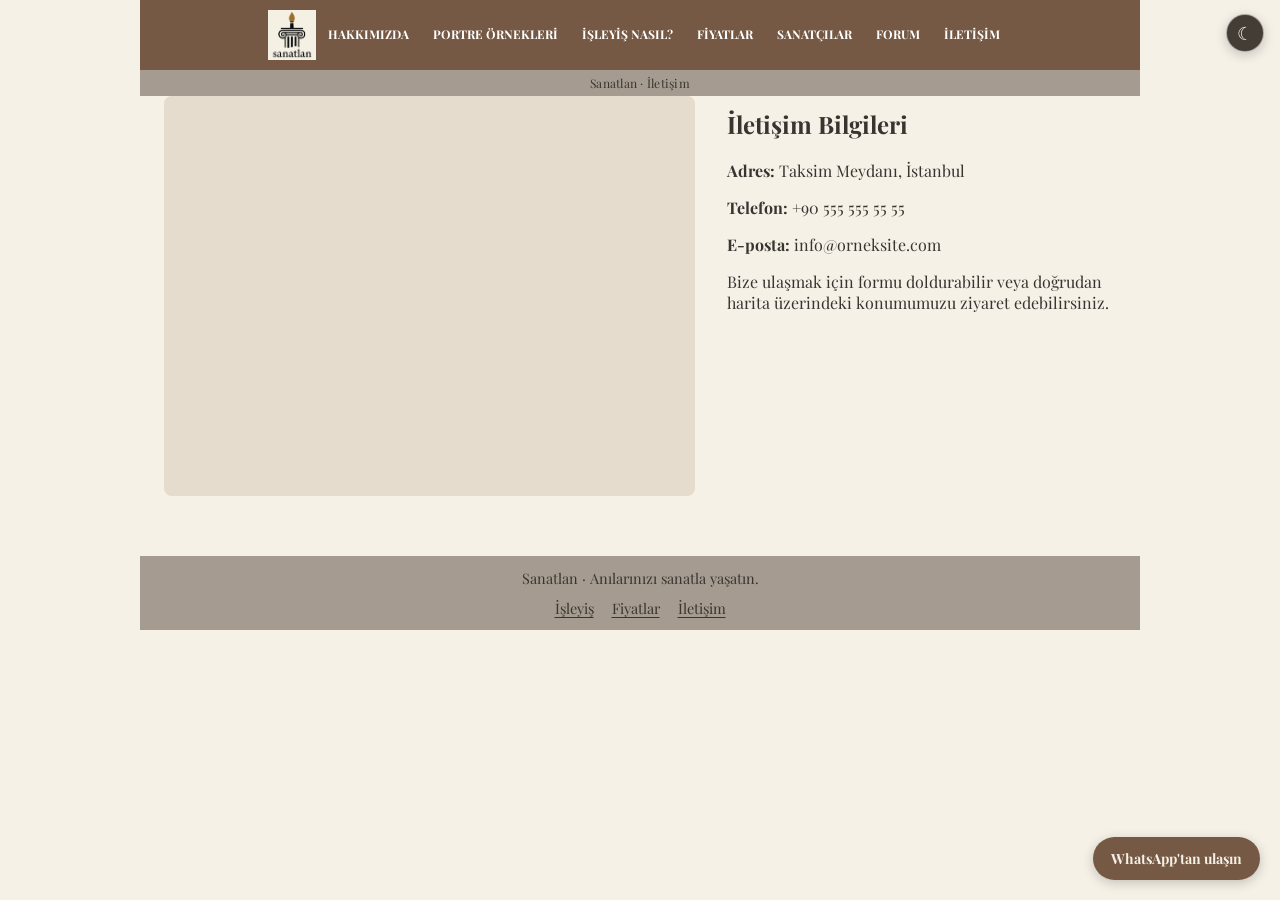
<file: iletisim.html>
<!DOCTYPE html>
<html lang="tr">
<head>
  <meta charset="UTF-8">
  <meta name="viewport" content="width=device-width, initial-scale=1.0">
  <title>İletişim</title>
  <link href="https://fonts.googleapis.com/css2?family=Playfair+Display:wght@400;700&display=swap" rel="stylesheet">
  <link rel="stylesheet" href="css/style.css">
</head>
<body>
  <div class="navbar">
    <a class="logo" href="index.html" aria-label="Sanatlan ana sayfa"><img src="img/logo.png" alt="Sanatlan"></a>
    <div class="nav-links">
      <a href="index.html">Hakkımızda</a><a href="galeri.html">Portre Örnekleri</a>
      <a href="isleyis.html">İşleyiş Nasıl?</a><a href="fiyatlar.html">Fiyatlar</a>
      <a href="magaza.html">Sanatçılar</a><a href="forum.html">Forum</a><a href="iletisim.html">İletişim</a>
    </div>
  </div>
  <div class="announcement-bar">Sanatlan · İletişim</div>
  <main class="contact-layout">
    <div class="contact-map">
      <iframe title="Taksim Meydanı haritası" loading="lazy"
        src="https://www.openstreetmap.org/export/embed.html?bbox=28.968%2C41.003%2C28.982%2C41.013&amp;layer=mapnik&amp;marker=41.0082%2C28.9744"></iframe>
    </div>
    <div class="contact-details">
      <h2>İletişim Bilgileri</h2>
      <p><strong>Adres:</strong> Taksim Meydanı, İstanbul</p>
      <p><strong>Telefon:</strong> +90 555 555 55 55</p>
      <p><strong>E-posta:</strong> info@orneksite.com</p>
      <p>Bize ulaşmak için formu doldurabilir veya doğrudan harita üzerindeki konumumuzu ziyaret edebilirsiniz.</p>
    </div>
  </main>
  <footer class="site-footer"><p>Sanatlan · Anılarınızı sanatla yaşatın.</p><nav aria-label="Alt menü"><a href="isleyis.html">İşleyiş</a><a href="fiyatlar.html">Fiyatlar</a><a href="iletisim.html">İletişim</a></nav></footer>
  <a href="https://wa.me/905523910092" class="whatsapp-button" target="_blank" rel="noopener noreferrer">WhatsApp'tan ulaşın</a>
  <script src="js/script.js"></script>
</body>
</html>
</file>
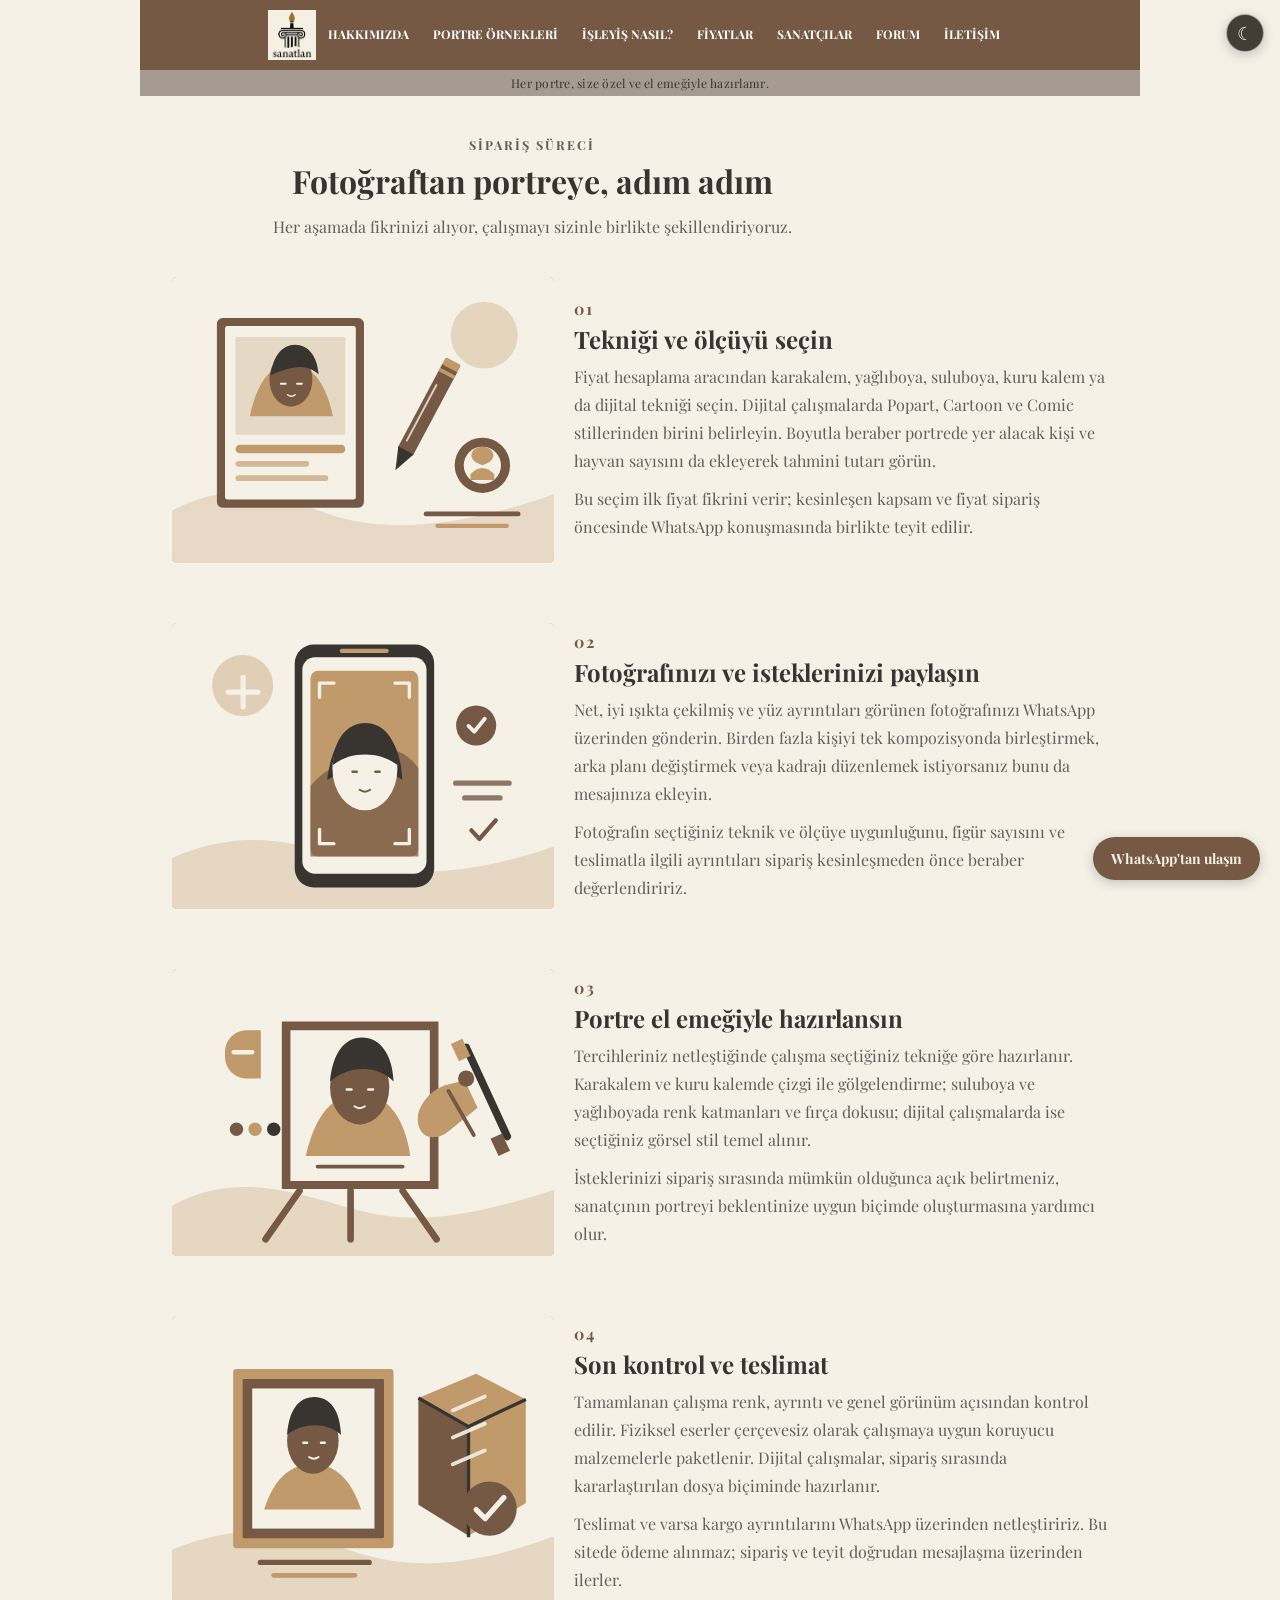
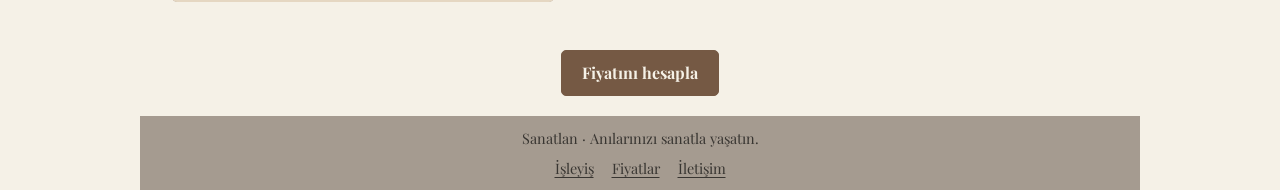
<file: isleyis.html>
<!DOCTYPE html>
<html lang="tr">
<head>
  <meta charset="UTF-8"><meta name="viewport" content="width=device-width, initial-scale=1">
  <title>İşleyiş Nasıl? | Sanatlan</title>
  <link href="https://fonts.googleapis.com/css2?family=Playfair+Display:wght@400;700&family=Roboto:wght@400;500;700&display=swap" rel="stylesheet">
  <link rel="stylesheet" href="css/style.css">
</head>
<body>
  <header class="site-header"><nav class="navbar" aria-label="Ana menü">
    <a class="logo" href="index.html" aria-label="Sanatlan ana sayfa"><img src="img/logo.png" alt="Sanatlan"></a>
    <div class="nav-links"><a href="index.html">Hakkımızda</a><a href="galeri.html">Portre Örnekleri</a><a href="isleyis.html">İşleyiş Nasıl?</a><a href="fiyatlar.html">Fiyatlar</a><a href="magaza.html">Sanatçılar</a><a href="forum.html">Forum</a><a href="iletisim.html">İletişim</a></div>
  </nav><div class="announcement-bar">Her portre, size özel ve el emeğiyle hazırlanır.</div></header>
  <main class="page-main">
    <section class="page-heading"><p class="eyebrow">Sipariş süreci</p><h1>Fotoğraftan portreye, adım adım</h1><p>Her aşamada fikrinizi alıyor, çalışmayı sizinle birlikte şekillendiriyoruz.</p></section>
    <section class="process-list">
      <article class="process-step"><img src="img/process-choice.svg" alt="Portre tekniği, örnek çalışma ve boyut seçeneklerini karşılaştırma illüstrasyonu"><div><span>01</span><h2>Tekniği ve ölçüyü seçin</h2><p>Fiyat hesaplama aracından karakalem, yağlıboya, suluboya, kuru kalem ya da dijital tekniği seçin. Dijital çalışmalarda Popart, Cartoon ve Comic stillerinden birini belirleyin. Boyutla beraber portrede yer alacak kişi ve hayvan sayısını da ekleyerek tahmini tutarı görün.</p><p>Bu seçim ilk fiyat fikrini verir; kesinleşen kapsam ve fiyat sipariş öncesinde WhatsApp konuşmasında birlikte teyit edilir.</p></div></article>
      <article class="process-step"><img src="img/process-photo.svg" alt="İyi ışıkta çekilmiş, yüzü net ve kadrajı uygun portre fotoğrafı illüstrasyonu"><div><span>02</span><h2>Fotoğrafınızı ve isteklerinizi paylaşın</h2><p>Net, iyi ışıkta çekilmiş ve yüz ayrıntıları görünen fotoğrafınızı WhatsApp üzerinden gönderin. Birden fazla kişiyi tek kompozisyonda birleştirmek, arka planı değiştirmek veya kadrajı düzenlemek istiyorsanız bunu da mesajınıza ekleyin.</p><p>Fotoğrafın seçtiğiniz teknik ve ölçüye uygunluğunu, figür sayısını ve teslimatla ilgili ayrıntıları sipariş kesinleşmeden önce beraber değerlendiririz.</p></div></article>
      <article class="process-step"><img src="img/process-artwork.svg" alt="Şövale üzerindeki portreyi hazırlayan sanatçının çalışma süreci illüstrasyonu"><div><span>03</span><h2>Portre el emeğiyle hazırlansın</h2><p>Tercihleriniz netleştiğinde çalışma seçtiğiniz tekniğe göre hazırlanır. Karakalem ve kuru kalemde çizgi ile gölgelendirme; suluboya ve yağlıboyada renk katmanları ve fırça dokusu; dijital çalışmalarda ise seçtiğiniz görsel stil temel alınır.</p><p>İsteklerinizi sipariş sırasında mümkün olduğunca açık belirtmeniz, sanatçının portreyi beklentinize uygun biçimde oluşturmasına yardımcı olur.</p></div></article>
      <article class="process-step"><img src="img/process-delivery.svg" alt="Kontrol edilmiş portreyi koruyucu ambalajına yerleştirme illüstrasyonu"><div><span>04</span><h2>Son kontrol ve teslimat</h2><p>Tamamlanan çalışma renk, ayrıntı ve genel görünüm açısından kontrol edilir. Fiziksel eserler çerçevesiz olarak çalışmaya uygun koruyucu malzemelerle paketlenir. Dijital çalışmalar, sipariş sırasında kararlaştırılan dosya biçiminde hazırlanır.</p><p>Teslimat ve varsa kargo ayrıntılarını WhatsApp üzerinden netleştiririz. Bu sitede ödeme alınmaz; sipariş ve teyit doğrudan mesajlaşma üzerinden ilerler.</p></div></article>
    </section>
    <div class="center-action"><a class="button" href="fiyatlar.html">Fiyatını hesapla</a></div>
  </main>
  <footer class="site-footer"><p>Sanatlan · Anılarınızı sanatla yaşatın.</p><nav aria-label="Alt menü"><a href="isleyis.html">İşleyiş</a><a href="fiyatlar.html">Fiyatlar</a><a href="iletisim.html">İletişim</a></nav></footer>
  <a href="https://wa.me/905523910092" class="whatsapp-button" target="_blank" rel="noopener noreferrer">WhatsApp'tan ulaşın</a>
  <script src="js/script.js"></script>
</body>
</html>
</file>
<file: css/style.css>
:root {
  --bej: #f5f1e7;
  --siyah: #2a2a2a;
}

html, body {
  margin: 0;
  padding: 0;
  box-sizing: border-box;
}

body {
  margin: 0 auto;
  max-width: 1000px; /* Maksimum genişlik */
  font-family: 'Playfair Display', serif;
  background-color: #f5f1e7; /* Sitenin arka plan rengi */
  color: #333; /* Genel metin rengi */
}

/* ------Üst menü-------- */

.navbar {
  background-color: #7c5f2d;
  overflow: hidden;
  display: flex;
  justify-content: space-between; /* Logoyu sola, menüyü sağa iter */
  justify-content: center;
  align-items: center;
  padding: 10px 0;
}

.logo img {
  height: 50px; /* Logo boyutunu ayarla */
}

.navbar a {
  color: #fff;
  padding: 14px 20px;
  text-decoration: none;
  text-transform: uppercase;
  font-weight: bold;
  transition: background-color 0.3s;
}

.navbar a:hover {
  background-color: #D2B48C;
}

/* Responsive için */

@media (max-width: 768px) {


  body {
    padding-top: 60px; /* Filtrelerin yüksekliğine göre üst boşluk ekle */
}


  .navbar {
    flex-direction: column;
    position: fixed;
    left: 0; /* Sol tarafa yapıştır */
    top: 0;
    bottom: 0;
    height: 100vh;
    width: 80px;
    background-color: #333;
    z-index: 1000;
    overflow-y: auto;
    font-family: 'Roboto Condensed', sans-serif;
    background-color: rgba(0, 0, 0, 0.1); /* yarı şeffaf siyah */
  }

  .navbar a {
    display: block;
    color: #333;
    text-decoration: none;
    margin-bottom: auto;
    font-size: 10px;
    line-height: 20px;
    position: relative;
    text-align: center;
  }

  .navbar a:hover {
    background-color: #555;
  }

  @media (max-width: 768px) {
    .navbar .logo img {
      content: url('togo.png'); /* Mobil için farklı logo */
      height: 70px; /* Mobilde daha küçük logo boyutu */
      margin-bottom: 20px;
    }
  }

  .container {
    flex-direction: column; /* Yan yana olan öğeleri üst üste getir */
    gap: 10px; /* Öğeler arasındaki boşluğu azalt */
    display: block;
    padding: unset; /* Padding'i sıfırlar */
    margin: unset; /* Margin'i sıfırlar */
  }

  .container .text {
    padding-left: 70px; /* Sol boşluğu kaldır */
    font-size: 15px; /* Yazı boyutunu küçült */
  }

  .image {
    float: right; /* Resmi sağa yasla */
    margin-right: 0; /* Sağ kenar boşluğunu sıfırla */
    margin-left: 90px; /* Sol kenar boşluğunu artır */
    max-width: 100%; /* Resmin genişliğini sınırlı tut */
  }

  .image img {
    max-width: 90%; /* Mobilde resmin genişliğini küçült */
    height: auto; /* Oranını koru */
  }

  .text {
    padding-left: 200px; /* Sadece masaüstünde sol boşluk */
  }

  /* Galeri Container */
  .gallery {
    
    grid-template-columns: repeat(auto-fit, minmax(150px, 1fr)); /* Daha küçük sütunlar */
    row-gap: 100px; /* Satırlar arasındaki boşluğu artır */
    column-gap: 10px; /* Sütunlar arasındaki boşluğu artır */
    height: auto; /* Yüksekliği otomatik yap */
    margin-left: 99px;
    margin-top: 150px;
    
  }

  .item img {
    border-radius: 5px;
    width: 100%; /* Resmi kapsayıcıya sığdır */
    height: auto; /* Oranını koru */
  }

  .itemm h3 {
    display: none; /* Başlıkları gizle */

  }

  /* Filtreler */
  .filters {
    top: 0; /* Sabit konumdan çıkar */
    right: 0; /* Sağ tarafa yapıştır */
    padding-left: 200px; /* Sol boşluğu artır */
    position: sticky;   /* Sabit konumdan çıkar */
    /*margin-bottom: 20px; /* Alt boşluğu azalt */
    text-align: right; /* Filtreleri ortala */
    z-index: 1000; /* Üstte görünmesi için */
   
    
  
  }

  .filters button {
    padding: 1px 3px; /* Daha küçük butonlar */
    font-size: 0.5rem; /* Yazı boyutunu küçült */
    border: none;
    
  }

  /* Fiyatlar */
  .pricing-grid {
    grid-template-columns: 1fr; /* Tek sütun düzeni */
    gap: 15px; /* Kartlar arasındaki boşluğu artır */
    margin-left: 70px; /* Sol kenar boşluğunu artır */
    margin-right: 20px; /* Üstten boşluk */
  }

  .product-card {
    
    padding: 15px; /* Daha küçük iç boşluk */
    font-size: 0.6rem; /* Yazı boyutunu küçült */
  }

  .product-card h2 {
    font-size: 1.2rem; /* Başlık boyutunu küçült */
  }

  table {
    
    font-size: 0.6rem; /* Tablo yazı boyutunu küçült */
  }

  th, td {
    padding: 3px; /* Hücre iç boşluklarını küçült */
  }

  /* Akordeon Menü */
  .accordion {
    max-width: 100%; /* Akordeon genişliğini tam yap */
    margin-left: 70px;
    top: 0;
    flex: 2; /* Akordeon genişliği */
  }



  .accordion-container {
    display: flex;
    flex-direction: column; /* Yan yana yerleştir */
    gap: 20px; /* Akordeon ve içerik arasında boşluk */
}




  .accordion-header {
    padding: 10px; /* Daha küçük iç boşluk */
    font-size: 1rem; /* Yazı boyutunu küçült */
  }

  
  .accordion-content {
    
    flex-direction: column; /* Öğeleri alt alta yerleştir */
    padding: 10px; /* Daha küçük iç boşluk */
    font-size: 0.9rem; /* Yazı boyutunu küçült */
    background-color: #D2B48C; /* Tan rengi */
    color: #333; /* Yazı rengini koyu yap */
    margin-left: 70px;
  }


  #dynamicContent {
    max-width: 100%; /* İçerik genişliğini tam yap */
    margin-left: 70px;
}


  .accordion-item.active .accordion-content {
    display: block; /* Aktif olan içeriği göster */
}





  .accordion-subheader {
    padding: 8px; /* Daha küçük iç boşluk */
    font-size: 0.9rem; /* Yazı boyutunu küçült */
  }

  /* Slider */
  .manual-slider {
    flex-direction: column; /* Kartları dikey hizala */
    gap: 10px; /* Kartlar arasındaki boşluğu artır */
    overflow-x: hidden; /* Yatay kaydırmayı kaldır */
  }

  .card {
    width: 100%; /* Kartları tam genişlik yap */
    padding: 10px; /* Daha küçük iç boşluk */
    font-size: 0.9rem; /* Yazı boyutunu küçült */
  }

  .card img {
    height: 120px; /* Resim yüksekliğini küçült */
  }

  /* Content Alanları */
  .content {
    padding: 10px; /* Daha küçük iç boşluk */
    font-size: 0.9rem; /* Yazı boyutunu küçült */
  }
}

/* Responsive için */

/* -------------acordion menü------------  */

.accordion {
  max-width: 100px; /* Küçültmek için genişliği düşürebilirsin */
  
 
  
  
}

.accordion-item {
  border: 1px solid #ddd;
  margin-bottom: 10px;
  border-radius: 8px;
  overflow: hidden;
  transition: all 0.3s;
}

.accordion-header {
  background: #D2B48C; /* Tan rengi */
  padding: 15px;
  cursor: pointer;
  display: flex;
  justify-content: space-between;
  align-items: left;
  color: #333; /* Yazı rengini koyu yap */
}

.accordion-header h3 {
  margin: 0;
  color: #333;
}

.arrow {
  font-size: 8px;
  transition: transform 0.3s;
}

.accordion-content {
  max-height: 0; /* Başlangıçta görünmez */
  overflow: hidden;
  padding: 0 15px;
  background: #D2B48C; /* Tan rengi */
  transition: max-height 0.3s ease-out;
  color: #333; /* Yazı rengini koyu yap */
}

.accordion-item.active .accordion-content {
  max-height: 700px; /* İçerik yüksekliğine göre ayarlayın */
  overflow: auto; /* Dikey kaydırma */
}

.accordion-item.active .arrow {
  transform: rotate(90deg);
}

#dynamicContent {   /*akordeon ana başlık için----------/*/
  max-height: 500px; /* Maksimum yükseklik */
  overflow-y: auto; /* Dikey kaydırma */
  flex: 2; /* İçerik alanı genişliği */
  padding: 15px;
  background-color: #D2B48C; /* Tan rengi */
  border: 1px solid #A0522D; /* Daha koyu bir kenar rengi */
  border-radius: 5px;
  font-size: 1rem;
  color: #333; /* Yazı rengini koyu yap */
}

#dynamicContent {  /*akordeon alt başlık için-------------/*/
  max-height: 500px; /* Maksimum yükseklik */
  overflow-y: auto; /* Dikey kaydırma */
  flex: 2; /* İçerik alanı genişliği */
  padding: 15px;
  background-color: #D2B48C; /* Tan rengi */
  border: 1px solid #A0522D; /* Daha koyu bir kenar rengi */
  border-radius: 5px;
  font-size: 1rem;
  color: #333; /* Yazı rengini koyu yap */
}

/** Akordeon alt başlıkları için ayarlar */
.accordion-subheader {
    background-color: #7C5F2D; /* Alt menü için kahverengi */
    color: white; /* Yazı rengini beyaz yap */
    border: 1px solid #5A4520; /* Daha koyu bir kenar rengi */
    padding: 10px;
    cursor: pointer;
    margin: 5px 0;
    border-radius: 5px;
    transition: background-color 0.3s ease;
}

.accordion-subheader:hover {
    background-color: #5A4520; /* Hover durumunda daha koyu kahverengi */
    color: white; /* Yazı rengini beyaz yap */
}

/*akordeon alt başlıkları için ayarlar */

/* -------------accordeon container------------  */
.accordion-container {
  display: flex;
  gap: 20px; /* Akordeon ve içerik alanı arasındaki boşluk */
}

.accordion {
  flex: 1; /* Akordeon genişliği */
  max-width: 300px; /* Akordeon için maksimum genişlik */
}

/* -------------accordeon container------------  */

/* -------------accordeon------------  */
/* -------------accordeon ------------  */

/* -------------container zon------------  */

.container {
  display: grid;
  grid-template-columns: minmax(260px, 420px) minmax(0, 1fr);
  gap: 14px;
  margin: 0 auto 24px;
  padding: 22px 30px 28px;
  border-bottom: 1px solid #e5dccd;
  align-items: center;
}
.container:last-of-type { border-bottom: 0; }
.section-title { grid-column: 1 / -1; width: 100%; max-width: 760px; margin: 0 auto; }
.section-title h3 { margin: 0; font-size: 1.35rem; }
.container .image { width: 100%; max-width: 420px; }
.container.media-right .image { grid-column: 2; grid-row: 2; justify-self: end; }
.container.media-right .text { grid-column: 1; grid-row: 2; }
.container.media-left .image { grid-column: 1; grid-row: 2; }
.container.media-left .text { grid-column: 2; grid-row: 2; }

.text {
  width: min(100%, 760px);
  margin: 0 auto;
  font-size: 15px;
  line-height: 1.8;
}

.text h3 {
  font-size: 1rem;       /* ≈ 16px */
  font-weight: 700;      /* Daha zarif görünür */
  margin-top: 0;
  margin-bottom: 10px;
}

.image {
  width: min(100%, 760px);
  margin: 0 auto;
}

.image img {
  max-width: 100%;     /* Resmin container'ı aşmaması için */
  height: auto;
}

/* -------------container zone------------  */

.whatsapp-button {
  position: fixed;
  bottom: 20px;
  right: 20px;
  background-color: #25d366;
  color: white;
  border-radius: 50px;
  padding: 12px 16px;
  text-decoration: none;
  font-weight: bold;
  box-shadow: 0 2px 6px rgba(0,0,0,0.3);
  z-index: 1000;
}

/* -------------galeri filtresi-----------  */

.filters {
  margin-bottom: 660px;
  position: absolute;
  
}

.filters button {
  margin: 5px;
  padding: 10px 20px;
  border: none;
  background: #D2B48C;
  cursor: pointer;
  border-radius: 5px;
  transition: background 0.3s;
}

.filters button.active,
.filters button:hover {
  background: #7C5F2D;
  color: white;
}

.gallery {
  display: grid; /* Flexbox yerine grid kullan */
  margin-top: 20px; /* Üstten boşluk */
  padding: 0px; /* İçerik alanını sıfırla */
  height: 600px; /* Yükseklik ayarı */
  width: 100%; /* Genişlik ayarı */
  grid-auto-rows: 5px; /* Satır yüksekliği */
  column-gap: 12px; /* Sütunlar arasındaki boşluk */
  row-gap: 5px; /* Satırlar arasındaki boşluk */
  grid-template-columns: repeat(auto-fill, minmax(200px, 1fr)); /* Dinamik sütunlar */
}

.item {
  transition: transform 0.3s ease, opacity 0.3s ease;
  opacity: 1; /* Varsayılan görünürlük */
  transform: scale(1); /* Varsayılan boyut */
  grid-row-end: span 1; /* 2 satır kaplar */
}

.item.hide {   /* filtrelemede görünümü ayarlar */
  display: none;
  opacity: 0;
  transform: scale(0.8);
  pointer-events: none;
}

.item img {
  transform: scale(1); /* Varsayılan boyut */
  border-radius: 5px;
  width: 100%; /* Sabit genişlik */
  height: auto; /* Sabit yükseklik */
  object-fit: cover; /* Resmi kırpmadan alanı doldur */
  transition: transform 0.3s ease;  /* Geçiş animasyonu */
}

.item img:hover {
  transform: scale(1.1); /* Resmi mausu getirince %10 büyüt */
}

.item h3 {
  text-align: center; /* Ortalamayı korur */
  font-size: 1rem;
  font-weight: 700;
}

/* -------------galeri filtresi sonu-----------  */

/* -------------galeri modal açılır kapanır yapı-----------  */
/* -------------galeri modal açılır kapanır yapı-----------  */
.modal {
  display: none;
  position: fixed;
  z-index: 1000;
  left: 0;
  top: 0;
  width: 100%;
  height: 100%;
  overflow: auto;
  background-color: rgba(0, 0, 0, 0.8);
}

.modal-content {
  margin: auto;
  display: block;
  max-width: 90%;
  max-height: 90%;
  border-radius: 10px;
}

.close {
  position: absolute;
  top: 20px;
  right: 35px;
  color: white;
  font-size: 40px;
  font-weight: bold;
  cursor: pointer;
}

.close:hover,
.close:focus {
  color: #bbb;
  text-decoration: none;
  cursor: pointer;
}

/* -------------galeri modal açılır kapanır yapı-----------  */
/* -------------galeri modal açılır kapanır yapı-----------  */

document.addEventListener('DOMContentLoaded', function () {
    const accordionHeaders = document.querySelectorAll('.accordion-header');
    const accordionSubheaders = document.querySelectorAll('.accordion-subheader');
    const dynamicContent = document.getElementById('dynamicContent');

    // Her akordeon başlığı için içerikler
    const contents = {
        "Salvador Dali": "<h2>Salvador Dali</h2><p>Bu, Salvador Dali'nin eserleri hakkında detaylı içeriktir.</p>",
        "Leonardo Da Vinci": "<h2>Leonardo Da Vinci</h2><p>Bu, Leonardo Da Vinci'nin eserleri hakkında detaylı içeriktir.</p>",
        "Vincent Van Gogh": "<h2>Vincent Van Gogh</h2><p>Bu, Vincent Van Gogh'un eserleri hakkında detaylı içeriktir.</p>"
    };

    // Her alt başlık için içerikler
    const subContents = {
        "Eriyen Zaman": "<h3>Eriyen Zaman</h3><p>Bu, Salvador Dali'nin 'Eriyen Zaman' eseri hakkında detaylı içeriktir.</p>",
        "Büyük Mastürbatör": "<h3>Büyük Mastürbatör</h3><p>Bu, Salvador Dali'nin 'Büyük Mastürbatör' eseri hakkında detaylı içeriktir.</p>",
        "Fasülye": "<h3>Fasülye</h3><p>Bu, Salvador Dali'nin 'Fasülye' eseri hakkında detaylı içeriktir.</p>",
        "Mona Lisa": "<h3>Mona Lisa</h3><p>Bu, Leonardo Da Vinci'nin 'Mona Lisa' eseri hakkında detaylı içeriktir.</p>",
        "Son Akşam Yemeği": "<h3>Son Akşam Yemeği</h3><p>Bu, Leonardo Da Vinci'nin 'Son Akşam Yemeği' eseri hakkında detaylı içeriktir.</p>",
        "Vitrivius": "<h3>Vitrivius</h3><p>Bu, Leonardo Da Vinci'nin 'Vitrivius' eseri hakkında detaylı içeriktir.</p>",
        "Yıldızlı Gece": "<h3>Yıldızlı Gece</h3><p>Bu, Vincent Van Gogh'un 'Yıldızlı Gece' eseri hakkında detaylı içeriktir.</p>",
        "Ayçiçekleri": "<h3>Ayçiçekleri</h3><p>Bu, Vincent Van Gogh'un 'Ayçiçekleri' eseri hakkında detaylı içeriktir.</p>",
        "Sarı Tarla": "<h3>Sarı Tarla</h3><p>Bu, Vincent Van Gogh'un 'Sarı Tarla' eseri hakkında detaylı içeriktir.</p>"
    };

    // Akordeon başlıklarına tıklama
    accordionHeaders.forEach(header => {
        header.addEventListener('click', function () {
            const headerText = this.querySelector('h3').textContent.trim();
            dynamicContent.innerHTML = contents[headerText] || "<p>Varsayılan içerik.</p>";
        });
    });

    // Alt başlıklara tıklama
    accordionSubheaders.forEach(subheader => {
        subheader.addEventListener('click', function () {
            const subheaderText = this.textContent.trim();
            dynamicContent.innerHTML = subContents[subheaderText] || "<p>Varsayılan alt başlık içeriği.</p>";
        });
    });
});

/*--------fiyatlandırma--------*/
/*--------fiyatlandırma--------*/

body {
  font-family: Arial, sans-serif;
  background-color: #f5f1e7; /* Sitenin arka plan rengi */
  margin: 0;
  padding: 20px;
}

.pricing-section {
  max-width: 1200px;
  margin: 0 auto;
  text-align: center;
}

.pricing-section h1 {
  font-size: 2em;
  margin-bottom: 30px;
}

.pricing-grid {
  display: grid;
  grid-template-columns: repeat(auto-fit, minmax(280px, 1fr));
  gap: 20px;
}

.product-card {
  background-color: #D2B48C; /* Tan rengi */
  color: #333; /* Yazı rengini koyu yap */
  border: 1px solid #A0522D; /* Daha koyu bir kenar rengi */
  border-radius: 12px;
  padding: 20px;
  box-shadow: 0 5px 15px rgba(0,0,0,0.1);
}

.product-card h2 {
  font-size: 1.5em;
  margin-bottom: 15px;
  color: #333; /* Başlık rengini koyu yap */
}

table {
  width: 100%;
  border-collapse: collapse;
  font-size: 0.95em;
}

th {
  padding: 10px;
  border: 1px solid #ddd;
  background-color: #C19A6B; /* Daha koyu bir tan rengi */
  font-weight: bold;
  color: #333; /* Yazı rengini koyu yap */
}

td {
  padding: 10px;
  border: 1px solid #ddd;
  background-color: #D2B48C; /* Tan rengi */
  color: #333; /* Yazı rengini koyu yap */
}

@media (max-width: 600px) {
  .pricing-section h1 {
    font-size: 1.5em;
  }

  .product-card h2 {
    font-size: 1.2em;
  }
}
/*--------fiyatlandırma--------*/
/*--------fiyatlandırma--------*/

/*--------slider--------*/
/*--------slider--------*/

.manual-slider {
  display: flex;
  gap: 16px;
  overflow-x: auto;
  scroll-snap-type: x mandatory;
  -webkit-overflow-scrolling: touch;
  padding: 10px;
  scroll-padding: 10px;
}

.card {
  flex: 0 0 auto;
  width: 240px;
  background-color: #f5f1e7; /* Sitenin arka plan rengi */
  border-radius: 10px;
  padding: 16px;
  scroll-snap-align: start;
  box-shadow: 0 2px 8px rgba(0, 0, 0, 0.1);
  transition: transform 0.2s, background 0.3s;
  color: #333; /* Yazı rengini koyu yap */
}

.card {
    background: #D2B48C; /* Tan rengi */
    color: #333; /* Yazı rengini koyu yap */
}

/* Site-wide responsive layout */
*,
*::before,
*::after { box-sizing: border-box; }

html { scroll-behavior: smooth; }

body {
  width: 100%;
  max-width: none;
  min-height: 100vh;
  padding: 0;
  font-family: 'Roboto', Arial, sans-serif;
  color: #302a22;
  background: #f8f5ef;
  line-height: 1.6;
}

.site-header { background: #7c5f2d; }
.navbar {
  min-height: 76px;
  max-width: 1240px;
  margin: 0 auto;
  padding: 10px 28px;
  display: flex;
  justify-content: space-between;
  gap: 22px;
  overflow: visible;
  background: #7c5f2d;
}
.navbar .logo { display: flex; flex: 0 0 auto; align-items: center; padding: 0; }
.navbar .logo img { display: block; width: auto; height: 54px; object-fit: contain; content: normal; margin: 0; }
.nav-links { display: flex; flex-wrap: wrap; align-items: center; justify-content: flex-end; gap: 4px; }
.navbar .nav-links a {
  display: inline-flex;
  align-items: center;
  padding: 10px 12px;
  color: #fff;
  font-size: 12px;
  line-height: 1.3;
  text-align: center;
  text-decoration: none;
}
.navbar .nav-links a:hover,
.navbar .nav-links a:focus-visible { color: #fff; background: #62491f; border-radius: 4px; }
.announcement-bar {
  padding: 8px 16px;
  color: #fff;
  background: #5c4524;
  text-align: center;
  font-size: 13px;
  letter-spacing: .02em;
}

.page-main { width: min(1120px, calc(100% - 48px)); margin: 0 auto; padding: 42px 0 72px; }
.page-heading { max-width: 760px; margin: 0 auto 30px; text-align: center; }
.page-heading h1, .home-hero h1 { margin: 0 0 14px; font-family: 'Playfair Display', Georgia, serif; font-size: clamp(2rem, 5vw, 3.3rem); line-height: 1.15; }
.page-heading h2 { margin: 0 0 12px; font-family: 'Playfair Display', Georgia, serif; font-size: clamp(1.8rem, 4vw, 2.5rem); }
.page-heading p { color: #6d6458; }
.eyebrow { margin: 0 0 10px; color: #8b6731; font-size: .78rem; font-weight: 700; letter-spacing: .16em; text-transform: uppercase; }
.site-footer { padding: 24px; color: #f8f5ef; background: #302a22; text-align: center; font-size: .9rem; }
.button {
  display: inline-flex;
  justify-content: center;
  align-items: center;
  min-height: 46px;
  padding: 11px 20px;
  border: 1px solid #7c5f2d;
  border-radius: 5px;
  color: #fff;
  background: #7c5f2d;
  font: inherit;
  font-weight: 700;
  text-decoration: none;
  cursor: pointer;
  transition: background .2s, transform .2s;
}
.button:hover { background: #62491f; transform: translateY(-1px); }
.button-outline { color: #62491f; background: transparent; }
.button-outline:hover { color: #fff; }
.whatsapp-button { position: fixed; z-index: 900; right: 20px; bottom: 20px; padding: 12px 18px; border-radius: 30px; color: #fff; background: #168a50; font-size: 14px; box-shadow: 0 3px 12px #0003; }

.home-hero { display: grid; grid-template-columns: 1.1fr .9fr; gap: 50px; align-items: center; max-width: 1120px; margin: 0 auto; padding: 64px 40px; }
.hero-copy { max-width: 590px; }
.hero-copy > p:not(.eyebrow) { max-width: 520px; color: #6d6458; font-size: 1.08rem; }
.hero-actions { display: flex; flex-wrap: wrap; gap: 12px; margin-top: 26px; }
.hero-image { width: 100%; max-height: 520px; object-fit: cover; border-radius: 8px; box-shadow: 16px 16px 0 #e5d9c5; }
.about-slider {
  position: relative;
  width: 100%;
  aspect-ratio: 2134 / 496;
  margin: 0 auto 8px;
  overflow: hidden;
  background: transparent;
}
.about-slide { position: absolute; inset: 0; display: none; }
.about-slide.is-active { display: block; }
.about-slide picture { display: block; width: 100%; height: 100%; }
.about-slide img { display: block; width: 100%; height: 100%; object-fit: fill; }
body.home-page .about-slider + .container { padding-top: 8px; }
.about-slider-prev, .about-slider-next {
  position: absolute;
  top: 50%;
  width: 40px;
  height: 40px;
  border: 0;
  border-radius: 50%;
  color: #fff;
  background: #302a22aa;
  font-size: 30px;
  line-height: 1;
  transform: translateY(-50%);
  cursor: pointer;
}
.about-slider-prev { left: 16px; }
.about-slider-next { right: 16px; }
.about-slider-dots { position: absolute; right: 0; bottom: 18px; left: 0; display: flex; justify-content: center; gap: 7px; }
.about-slider-dots button { width: 9px; height: 9px; padding: 0; border: 0; border-radius: 50%; background: #fff8; cursor: pointer; }
.about-slider-dots button.is-active { background: #fff; }
.contact-layout { display: grid; grid-template-columns: minmax(0, 1.15fr) minmax(280px, .85fr); gap: 28px; width: min(1120px, calc(100% - 48px)); margin: 0 auto 60px; }
.contact-map { min-height: 400px; overflow: hidden; border-radius: 8px; background: #e5dccd; }
.contact-map iframe { display: block; width: 100%; height: 400px; border: 0; }
.contact-details { padding: 12px 4px; }
.contact-details h2 { margin-top: 0; font-family: 'Playfair Display', Georgia, serif; }
.intro-section { max-width: 1120px; margin: 0 auto; padding: 30px 40px 75px; text-align: center; }
.intro-section h2 { font-family: 'Playfair Display', Georgia, serif; font-size: clamp(1.8rem, 4vw, 2.5rem); }
.intro-section > p:not(.eyebrow) { max-width: 720px; margin: 0 auto; color: #6d6458; }
.feature-grid { display: grid; grid-template-columns: repeat(3, 1fr); gap: 18px; margin-top: 34px; text-align: left; }
.feature-card, .product-card, .artist-card, .community-card, .contact-card { border: 1px solid #e5dccd; border-radius: 8px; background: #fffdf9; box-shadow: 0 8px 28px #302a220d; }
.feature-card { padding: 24px; }
.feature-card > span, .process-step > div > span { color: #9a783f; font-weight: 700; letter-spacing: .12em; }
.feature-card h3 { margin: 8px 0; }
.feature-card p { margin-bottom: 0; color: #6d6458; }

.filters { position: static; display: flex; flex-wrap: wrap; justify-content: center; gap: 8px; margin: 24px auto; }
.filters button {
  margin: 0;
  padding: 9px 16px;
  border: 1px solid #d5c8b2;
  border-radius: 30px;
  color: #62491f;
  background: transparent;
  font: inherit;
  cursor: pointer;
}
.filters button.active, .filters button:hover { color: #fff; background: #7c5f2d; }
.gallery {
  display: grid;
  grid-template-columns: repeat(4, minmax(0, 1fr));
  grid-auto-rows: auto;
  gap: 0;
  width: 100%;
  height: auto;
  margin: 0;
  padding: 0;
}
.gallery .item {
  display: block;
  position: relative;
  overflow: hidden;
  aspect-ratio: 1;
  padding: 0;
  border: 0;
  border-radius: 0;
  background: #e9e0d2;
  cursor: zoom-in;
  transition: transform .25s ease, opacity .25s ease;
}
.gallery .item.hide { display: none; }
.gallery .item img { display: block; width: 100%; height: 100%; object-fit: cover; border-radius: 0; transition: transform .35s ease; }
.gallery .item:hover { z-index: 1; }
.gallery .item:hover img { transform: scale(1.1); }
.modal {
  display: none;
  position: fixed;
  z-index: 1200;
  inset: 0;
  align-items: center;
  justify-content: center;
  gap: 20px;
  padding: 60px 24px 44px;
  background: #14120feF;
  touch-action: pan-y;
}
.modal.is-open { display: flex; }
.modal-content { display: block; width: auto; max-width: min(78vw, 1000px); max-height: 82vh; margin: auto; object-fit: contain; border-radius: 4px; }
.modal .close, .modal-prev, .modal-next { position: absolute; border: 0; color: #fff; background: transparent; cursor: pointer; }
.modal .close { top: 12px; right: 28px; font-size: 42px; }
.modal-prev, .modal-next { top: 50%; font-size: 52px; transform: translateY(-50%); }
.modal-prev { left: 22px; }.modal-next { right: 22px; }
.modal-counter { position: absolute; bottom: 8px; color: #fff; }

.pricing-grid { display: grid; grid-template-columns: repeat(2, minmax(0, 1fr)); gap: 18px; margin: 28px 0 64px; }
.product-card { min-width: 0; padding: 20px; }
.product-card h2 { margin: 0 0 16px; font-family: 'Playfair Display', Georgia, serif; font-size: 1.35rem; }
.table-wrap { overflow-x: auto; }
.product-card table { width: 100%; min-width: 430px; border-collapse: collapse; font-size: .87rem; }
.product-card th, .product-card td { padding: 9px 8px; border: 1px solid #e5dccd; color: #302a22; text-align: center; white-space: nowrap; }
.product-card th { background: #efe6d8; }
.product-card td { background: #fffdf9; }
.compact-prices { min-height: 160px; }
.compact-prices p { color: #6d6458; }
.compact-prices strong { color: #7c5f2d; font-size: 1.4rem; }
.calculator-section { max-width: 850px; margin: 0 auto; padding: 38px; border: 1px solid #e5dccd; border-radius: 10px; background: #fffdf9; }
.calculator-section .page-heading { margin-bottom: 26px; }
.choice-group { margin: 0 0 26px; padding: 0; border: 0; }
.choice-group legend { margin-bottom: 12px; font-weight: 700; }
.choice-grid { display: grid; grid-template-columns: repeat(2, minmax(0, 1fr)); gap: 12px; }
.choice-grid-small { grid-template-columns: repeat(4, minmax(0, 1fr)); }
.choice-card { position: relative; display: flex; flex-direction: column; overflow: hidden; border: 2px solid #e5dccd; border-radius: 6px; background: #fff; cursor: pointer; transition: border-color .2s, transform .2s; }
.choice-card:has(input:checked) { border-color: #7c5f2d; box-shadow: 0 0 0 2px #7c5f2d22; }
.choice-card:hover { transform: translateY(-2px); }
.choice-card input { position: absolute; top: 10px; left: 10px; z-index: 1; width: 18px; height: 18px; accent-color: #7c5f2d; }
.choice-card img { display: block; width: 100%; aspect-ratio: 1; object-fit: cover; }
.choice-card span { padding: 9px 6px; text-align: center; font-size: .92rem; font-weight: 700; }
.count-fields { display: grid; grid-template-columns: 1fr 1fr; gap: 10px 14px; align-items: center; margin: 20px 0; }
.count-fields label { font-weight: 500; }
.count-fields select, #orderPhoto { width: 100%; min-height: 44px; padding: 8px 10px; border: 1px solid #d5c8b2; border-radius: 5px; background: #fff; color: #302a22; font: inherit; }
.upload-label { display: block; margin: 18px 0 8px; font-weight: 700; }
.upload-label span { color: #776f64; font-size: .85rem; font-weight: 400; }
.estimate-box { margin: 22px 0; padding: 18px; border-radius: 6px; background: #f2ebdf; text-align: center; }
.estimate-box p { margin: 0; color: #6d6458; }
.estimate-box output { display: block; margin: 4px 0; color: #654a20; font-family: 'Playfair Display', Georgia, serif; font-size: 2rem; font-weight: 700; }
.estimate-note, .order-status { font-size: .88rem; }
.order-button { width: 100%; }
.order-status { min-height: 1.4em; color: #62491f; }

.process-list { display: grid; gap: 22px; max-width: 920px; margin: 0 auto; }
.process-step { display: grid; grid-template-columns: minmax(180px, .75fr) 1.25fr; gap: 28px; align-items: center; padding: 18px; border: 1px solid #e5dccd; border-radius: 8px; background: #fffdf9; }
.process-step:nth-child(even) img { order: 2; }
.process-step img { width: 100%; aspect-ratio: 4 / 3; object-fit: cover; border-radius: 5px; }
.process-step h2 { margin: 4px 0 8px; font-family: 'Playfair Display', Georgia, serif; }
.process-step p { margin: 0; color: #6d6458; }
.center-action { margin-top: 28px; text-align: center; }

.artist-grid { display: grid; grid-template-columns: repeat(2, minmax(0, 1fr)); gap: 16px; }
.artist-card { padding: 20px; }
.artist-card h2 { margin: 0 0 10px; font-family: 'Playfair Display', Georgia, serif; font-size: 1.35rem; }
.artist-card h2 small { display: block; margin-top: 3px; color: #8b6731; font: 500 .78rem 'Roboto', Arial, sans-serif; }
.artist-card > p { color: #6d6458; }
.source-link, .community-card a { color: #755622; font-weight: 700; }
.artist-card details { margin-top: 16px; border-top: 1px solid #e5dccd; }
.artist-card summary { padding: 12px 0; color: #62491f; font-weight: 700; cursor: pointer; }
.artist-card ol { padding-left: 22px; }
.artist-card li { padding: 4px 0; color: #51483c; }
.source-note { margin: 24px auto 0; color: #736b61; font-size: .9rem; }
.community-grid { display: grid; grid-template-columns: repeat(2, minmax(0, 1fr)); gap: 18px; }
.community-card { padding: 24px; }
.community-card > span { color: #8b6731; font-size: .78rem; font-weight: 700; letter-spacing: .1em; text-transform: uppercase; }
.community-card h2 { margin: 7px 0; font-family: 'Playfair Display', Georgia, serif; }
.community-card p { min-height: 3.2em; color: #6d6458; }
.contact-card { max-width: 620px; margin: 0 auto; padding: 32px; text-align: center; }
.contact-card h2 { font-family: 'Playfair Display', Georgia, serif; }

@media (max-width: 850px) {
  .navbar { flex-direction: column; justify-content: center; gap: 6px; padding: 8px 12px; }
  .navbar .logo img { height: 42px; }
  .nav-links { justify-content: center; gap: 0; }
  .navbar .nav-links a { padding: 8px 9px; font-size: 11px; }
  .home-hero { gap: 28px; padding: 48px 24px; }
  .gallery { grid-template-columns: repeat(3, minmax(0, 1fr)); }
}
@media (max-width: 600px) {
  body { padding-top: 0; }
  .site-header { position: relative; }
  .navbar { position: static; width: 100%; height: auto; min-height: 0; flex-direction: column; align-items: center; overflow: visible; background: #7c5f2d; }
  .navbar .logo img { content: normal; height: 42px; margin: 0; }
  .nav-links { display: grid; width: 100%; grid-template-columns: repeat(4, minmax(0, 1fr)); gap: 2px; }
  .navbar .nav-links a { min-height: 38px; padding: 5px 2px; color: #fff; font-size: 10px; line-height: 1.2; }
  .navbar .nav-links a:hover, .navbar .nav-links a:focus-visible { background: #44351f; }
  .announcement-bar { background: #3d3932; font-size: 12px; }
  .page-main { width: calc(100% - 28px); padding: 30px 0 52px; }
  .home-hero { grid-template-columns: 1fr; padding: 34px 20px; }
  .hero-image { max-height: 380px; box-shadow: 8px 8px 0 #e5d9c5; }
  .intro-section { padding: 22px 18px 50px; }
  .feature-grid, .pricing-grid, .artist-grid, .community-grid { grid-template-columns: 1fr; }
  .gallery { grid-template-columns: repeat(2, minmax(0, 1fr)); }
  .calculator-section { padding: 22px 16px; }
  .choice-grid-small { grid-template-columns: repeat(2, minmax(0, 1fr)); }
  .count-fields { grid-template-columns: 1fr; gap: 5px; }
  .count-fields select { margin-bottom: 9px; }
  .process-step { grid-template-columns: 1fr; gap: 14px; }
  .process-step:nth-child(even) img { order: 0; }
  .modal { gap: 6px; padding: 56px 10px 42px; }
  .modal-content { max-width: 90vw; max-height: 78vh; }
  .modal-prev { left: 4px; }.modal-next { right: 4px; }
  .modal-prev, .modal-next { z-index: 1; padding: 8px; font-size: 42px; }
  .whatsapp-button { right: 12px; bottom: 12px; padding: 10px 14px; font-size: 12px; }
}
@media (prefers-reduced-motion: reduce) {
  *, *::before, *::after { scroll-behavior: auto !important; transition-duration: .01ms !important; }
}

.card:hover {
    background: #C19A6B; /* Daha koyu bir tan rengi */
}

.card a {
    color: #333; /* Bağlantı rengini koyu yap */
}

.card h3 {
    color: #333; /* Başlık rengini koyu yap */
}

.card:hover {
  background-color: #eae0d5; /* Daha koyu bir ton */
  transform: scale(1.02);
}

.card a {
  text-decoration: none;
  color: #333;
  display: block;
}

.card img {
  width: 100%;
  height: 160px;
  object-fit: cover;
  border-radius: 8px;
  margin-bottom: 12px;
}

.card h3 {
  font-size: 1rem;
  font-weight: bold;
  text-align: center;
}

/*--------end slider--------*/
/*--------slider--------*/

.content {
  display: none; /* Varsayılan olarak tüm içerikleri gizle */
  margin-top: 20px;
  padding: 15px;
  background-color: #D2B48C; /* Tan rengi */
  color: #333; /* Yazı rengini koyu yap */
  border: 1px solid #A0522D; /* Daha koyu bir kenar rengi */
  border-radius: 5px;
  font-size: 1rem;
}

:target {
  display: block; /* Hedeflenen içeriği göster */
}

.accordion-header:hover,
.accordion-subheader:hover,
.card:hover {
    background-color: #C19A6B; /* Daha koyu bir tan rengi */
}

/* Keep the original site's layout and colors while styling the added controls. */
body {
  width: auto;
  max-width: 1000px;
  min-height: 0;
  margin: 0 auto;
  padding: 0;
  font-family: 'Playfair Display', serif;
  color: #333;
  background: #f5f1e7;
  line-height: normal;
}

body.forum-page {
  min-height: 100vh;
  display: flex;
  flex-direction: column;
}

body.forum-page .forum-main {
  flex: 1;
}

.navbar {
  min-height: 0;
  max-width: none;
  margin: 0;
  padding: 10px 0;
  justify-content: center;
  gap: 0;
  overflow: hidden;
  background: #7c5f2d;
}
.navbar .logo { display: block; }
.navbar .logo img { width: auto; height: 50px; content: normal; margin: 0; }
.nav-links { display: contents; }
.navbar .nav-links a { display: inline-block; padding: 14px 12px; font-size: 12px; }
.navbar .nav-links a:hover,
.navbar .nav-links a:focus-visible { background: #D2B48C; border-radius: 0; }
.announcement-bar {
  padding: 5px 10px;
  color: #333;
  background: #D2B48C;
  text-align: center;
  font-size: 12px;
}

.page-main { width: auto; margin: 0; padding: 20px 12px; }
.page-heading { margin: 20px 0; text-align: center; }
.page-heading h1, .page-heading h2 { font-family: 'Playfair Display', serif; }
.page-heading h1 { font-size: 2em; }
.page-heading h2 { font-size: 1.5em; }
.page-heading p, .hero-copy > p:not(.eyebrow), .intro-section > p:not(.eyebrow) { color: #333; }
.site-footer { padding: 12px; color: #333; background: #D2B48C; }
.site-header { background: transparent; }

.gallery { grid-template-columns: repeat(4, minmax(0, 1fr)); gap: 0; width: auto; height: auto; margin: 20px 0; }
.gallery .item { display: block; aspect-ratio: 1; border: 0; border-radius: 0; }
.gallery .item.hide { display: none; }
.gallery .item img { width: 100%; height: 100%; border-radius: 0; object-fit: cover; }
.filters { position: static; display: flex; flex-wrap: wrap; justify-content: center; gap: 4px; margin: 16px 0; }
.filters button { margin: 3px; padding: 8px 12px; border: 0; border-radius: 5px; color: #333; background: #D2B48C; font: inherit; }
.filters button.active, .filters button:hover { color: #fff; background: #7C5F2D; }
.modal { background: rgba(0, 0, 0, .85); }
.modal.is-open { display: flex; }
.modal-content { max-width: 90%; max-height: 90%; border-radius: 0; }

.pricing-grid { grid-template-columns: 1fr; gap: 15px; margin: 20px 0; }
.product-card { padding: 15px; border: 1px solid #A0522D; border-radius: 8px; background: #D2B48C; box-shadow: none; }
.product-card h2 { font-family: 'Playfair Display', serif; }
.product-card th, .product-card td { border-color: #ddd; color: #333; }
.product-card th { background: #C19A6B; }
.product-card td { background: #D2B48C; }
.calculator-section { margin: 24px auto; padding: 20px; border: 1px solid #A0522D; border-radius: 8px; background: #D2B48C; }
.calculator-section .page-heading { margin: 0 0 20px; }
.choice-card { border-color: #A0522D; border-radius: 5px; background: #f5f1e7; }
.choice-card:has(input:checked) { border-color: #7c5f2d; box-shadow: 0 0 0 2px #7c5f2d33; }
.estimate-box { background: #f5f1e7; }
.estimate-box output, .compact-prices strong { color: #654a20; }
.button { border-color: #7c5f2d; border-radius: 5px; background: #7c5f2d; }
.button:hover { background: #5A4520; }

.process-list { display: block; max-width: none; }
.process-step { grid-template-columns: minmax(180px, 1fr) 1.4fr; gap: 20px; margin: 20px 0; padding: 20px; border: 0; border-radius: 0; background: #D2B48C; }
.process-step:nth-child(even) img { order: initial; }
.process-step h2 { font-family: 'Playfair Display', serif; }
.process-step p { color: #333; }

.artist-grid { display: block; }
.artist-accordion { margin: 10px 0; border: 1px solid #A0522D; border-radius: 6px; background: #D2B48C; }
.artist-accordion > .accordion-header { margin: 0; padding: 14px 16px; color: #333; background: #D2B48C; font-size: 1rem; font-weight: 700; }
.artist-accordion > .accordion-header:hover { background: #C19A6B; }
.artist-accordion[open] > .accordion-header { border-bottom: 1px solid #A0522D; }
.artist-accordion-content { padding: 14px 18px; color: #333; }
.artist-accordion-content > p { margin: 0 0 12px; }
.artist-accordion-content .source-link { color: #5A4520; }
.artist-accordion-content details { margin-top: 12px; }
.artist-accordion-content details summary { padding: 9px; color: #333; background: #C19A6B; cursor: pointer; }
.artist-accordion-content ol { padding-left: 28px; }
.artist-accordion-content li { padding: 4px 0; color: #333; }

.manual-slider { padding: 10px; }
.forum-title, .forum-intro, .forum-note { margin: 16px; text-align: center; }
.forum-title { font-family: 'Playfair Display', serif; }
.forum-topics { padding: 0 16px; }
.forum-topics .content { margin: 10px 0; background: #D2B48C; }
.forum-topics .content:target { display: block; }
.forum-topics .content a { color: #5A4520; font-weight: 700; }
.community-card { border-color: #A0522D; border-radius: 5px; background: #D2B48C; box-shadow: none; }

@media (max-width: 768px) {
  body {
    width: calc(100% - 80px);
    max-width: none;
    margin: 0 0 0 80px;
    padding: 0;
    overflow-x: hidden;
  }
  .navbar {
    position: fixed;
    z-index: 1000;
    top: 0;
    bottom: auto;
    left: 0;
    width: 80px;
    height: 100vh;
    height: 100dvh;
    flex-direction: column;
    justify-content: flex-start;
    align-items: center;
    overflow-y: auto;
    padding: 10px 4px;
    background: #403126;
  }
  .navbar .logo img { content: url('togo.png'); height: 58px; margin-bottom: 12px; }
  .navbar .nav-links {
    display: flex;
    flex-direction: column;
    align-items: stretch;
    width: 100%;
    gap: 3px;
  }
  .navbar .nav-links a {
    display: block;
    margin: 0;
    padding: 9px 2px;
    border-radius: 4px;
    color: #fffaf0;
    font-size: 10px;
    line-height: 1.35;
    text-align: center;
    overflow-wrap: anywhere;
  }
  .navbar .nav-links a:hover,
  .navbar .nav-links a:focus-visible { color: #fff; background: #7c5f2d; }
  .navbar .logo { max-width: 100%; }
  .announcement-bar { margin-left: 0; color: #302a22; background: #c19a6b; }
  .page-main { padding: 20px 8px; }
  .container { display: flex; flex-direction: column; gap: 10px; margin: 0; padding: 14px 10px; }
  .container .image,
  .container.media-right .image,
  .container.media-left .image,
  .container.media-right .text,
  .container.media-left .text { width: 100%; max-width: 100%; order: initial; }
  .container .text, .text { padding-left: 0; margin: 0; font-size: 15px; }
  .image { float: none; max-width: 100%; margin: 0; }
  .image img { max-width: 100%; }
  .gallery { grid-template-columns: repeat(2, minmax(0, 1fr)); margin: 20px 0; }
  .filters { margin: 16px 0; }
  .pricing-grid, .calculator-section { margin: 20px 0; }
  .process-step { grid-template-columns: 1fr; }
  .artist-grid { margin: 0; }
  .forum-main { width: 100%; }
  .forum-title, .forum-intro, .forum-note { margin: 14px 8px; }
  .forum-topics { padding: 0 8px; }
}

.artist-accordion > .accordion-header { list-style: none; }
.artist-accordion > .accordion-header::-webkit-details-marker { display: none; }
.artist-accordion > .accordion-header > span:first-child { font-size: 1.08rem; }
.artist-accordion > .accordion-header > small { margin-left: auto; margin-right: 14px; color: #62491f; font-size: .78rem; font-weight: 400; }
.artist-accordion > .accordion-header > span:last-child { font-size: 1.25rem; }
.artist-accordion[open] > .accordion-header > span:last-child { transform: rotate(45deg); }
.artist-media { display: grid; grid-template-columns: minmax(130px, .7fr) minmax(220px, 1.3fr); gap: 16px; align-items: start; margin-bottom: 18px; }
.artist-media figure { min-width: 0; margin: 0; }
.artist-media img { display: block; width: 100%; height: 260px; object-fit: contain; background: #f5f1e7; }
.artist-media figcaption { padding-top: 5px; color: #5f5547; font-size: .78rem; }
.artist-media figcaption a { color: inherit; }
.artist-expanded-bio { max-width: 900px; line-height: 1.7 !important; }
.artist-period-heading { margin: 12px 0 5px; padding: 5px 9px; color: #fffaf0; background: #7c5f2d; font-family: 'Playfair Display', serif; font-size: .95rem; }
.artist-portrait-wrap { min-width: 0; }
.artist-portrait-status { margin: 4px 0 0; color: #695a44; font-size: .68rem; line-height: 1.3; }
.process-step img { display: block; min-height: 180px; object-fit: cover; background: #f5f1e7; }
.process-step p { line-height: 1.75; }
.process-step p + p { margin-top: 10px; }
.forum-main { width: 100%; }
.forum-topic-menu { display: grid; grid-template-columns: repeat(3, minmax(0, 1fr)); gap: 10px; margin: 18px 16px; }
.forum-topic-card { overflow: hidden; padding: 0; border: 1px solid #a9824d; border-radius: 6px; color: #302a22; background: #D2B48C; font: inherit; text-align: left; cursor: pointer; transition: transform .2s, box-shadow .2s; }
.forum-topic-card:hover, .forum-topic-card.active { transform: translateY(-2px); box-shadow: 0 5px 14px #302a2233; }
.forum-topic-card.active { outline: 2px solid #7c5f2d; }
.forum-topic-card img { display: block; width: 100%; height: 145px; object-fit: cover; }
.forum-topic-card span { display: block; padding: 9px 12px; font-weight: 700; }
.forum-topics { display: grid; gap: 16px; padding: 0 16px; }
.forum-topic[hidden] { display: none !important; }
.forum-topic {
  display: grid;
  grid-template-columns: minmax(180px, .75fr) 1.25fr;
  gap: 20px;
  align-items: center;
  margin: 0;
  padding: 18px;
  border: 1px solid #A0522D;
  border-radius: 7px;
  background: #D2B48C;
  scroll-margin-top: 12px;
}
.forum-topic:target { outline: 3px solid #7c5f2d; }
.forum-topic > img { display: block; width: 100%; aspect-ratio: 4 / 3; border-radius: 4px; background: #f5f1e7; object-fit: cover; }
.forum-topic h2 { margin: 0 0 8px; font-size: 1.35rem; }
.forum-topic p { line-height: 1.7; }
.forum-topic a { color: #5A4520; font-weight: 700; }
.forum-topic .eyebrow { margin-bottom: 5px; }
.forum-back { grid-column: 1 / -1; justify-self: start; padding: 7px 10px; border: 1px solid #7c5f2d; border-radius: 4px; color: #5A4520; background: #f5f1e7; font: inherit; cursor: pointer; }
.forum-back:hover { color: #fffaf0; background: #7c5f2d; }
.forum-note { padding-bottom: 10px; }
.technique-grid { grid-template-columns: repeat(3, minmax(0, 1fr)); }
.style-group[hidden], .size-group[hidden] { display: none !important; }
.style-group .choice-grid-small { grid-template-columns: repeat(3, minmax(0, 1fr)); }
.style-group .choice-card img { aspect-ratio: 4 / 3; }

@media (max-width: 600px) {
  .navbar { width: 80px; }
  .navbar .nav-links a { padding: 8px 1px; font-size: 9px; }
  .page-heading { margin: 16px 0; }
  .page-heading h1 { font-size: 1.8rem; }
  .page-heading h2 { font-size: 1.35rem; }
  .technique-grid { grid-template-columns: repeat(2, minmax(0, 1fr)); }
  .style-group .choice-grid-small { grid-template-columns: repeat(2, minmax(0, 1fr)); }
  .artist-media { grid-template-columns: 1fr 1.2fr; gap: 8px; }
  .artist-media img { height: 180px; }
  .artist-accordion > .accordion-header { flex-wrap: wrap; }
  .artist-accordion > .accordion-header > small { margin-left: 0; margin-right: auto; }
  .forum-topic { grid-template-columns: 1fr; gap: 12px; padding: 13px; }
  .forum-topic > img { max-height: 220px; object-fit: contain; }
  .forum-main .manual-slider { flex-direction: row; overflow-x: auto; overflow-y: hidden; margin: 16px 0; }
  .forum-main .manual-slider .card { width: 210px; }
}

/* Compact price choices and a side-by-side artist/work browser. */
.calculator-section { padding: 18px; }
.calculator-section .page-heading { margin-bottom: 16px; }
.choice-group { margin-bottom: 16px; }
.choice-group legend { margin-bottom: 7px; }
.technique-grid { grid-template-columns: repeat(5, minmax(0, 1fr)); gap: 8px; }
.choice-grid-small { grid-template-columns: repeat(4, minmax(0, 1fr)); gap: 8px; }
.choice-card { border-width: 1px; border-radius: 4px; }
.choice-card img { height: 68px; aspect-ratio: auto; object-fit: cover; }
.choice-card span { padding: 5px 3px; font-size: .78rem; }
.choice-card input { top: 5px; left: 5px; width: 15px; height: 15px; }
.choice-icon {
  display: block;
  width: 28px;
  height: 28px;
  margin: 6px auto 0;
  fill: none;
  stroke: currentColor;
  stroke-linecap: round;
  stroke-linejoin: round;
  stroke-width: 1.5;
}
.style-group .choice-grid-small { grid-template-columns: repeat(3, minmax(0, 1fr)); }
.style-group .choice-card img { height: 72px; aspect-ratio: auto; }
.count-fields { grid-template-columns: repeat(2, minmax(0, 1fr)); gap: 12px; margin: 12px 0; }
.count-choice-group { min-width: 0; margin: 0; padding: 0; border: 0; }
.count-choice-group legend { margin-bottom: 6px; font-weight: 700; }
.count-choice-grid { display: grid; grid-template-columns: repeat(4, minmax(0, 1fr)); gap: 5px; }
.count-choice {
  display: flex;
  min-width: 0;
  aspect-ratio: 1;
  flex-direction: column;
  justify-content: center;
  align-items: center;
  gap: 1px;
  padding: 3px;
  border: 1px solid #a9824d;
  border-radius: 4px;
  color: #403126;
  background: #f5f1e7;
  font: inherit;
  cursor: pointer;
}
.count-choice strong { font-size: 1.05rem; line-height: 1.1; }
.count-choice span { font-size: .64rem; }
.count-choice.active { color: #fffaf0; background: #7c5f2d; box-shadow: inset 0 0 0 1px #5a4520; }

.artist-browser { display: grid; grid-template-columns: minmax(190px, 235px) minmax(0, 1fr); gap: 18px; align-items: start; }
.artist-sidebar { position: sticky; top: 14px; max-height: calc(100vh - 30px); overflow-y: auto; }
.artist-list { display: grid; gap: 5px; }
.artist-select {
  display: flex;
  flex-direction: column;
  align-items: flex-start;
  width: 100%;
  padding: 9px 11px;
  border: 1px solid #b79a71;
  border-radius: 4px;
  color: #3b3023;
  background: #e7d5b9;
  text-align: left;
  font: inherit;
  cursor: pointer;
}
.artist-select span { font-weight: 700; }
.artist-select small { margin-top: 2px; color: #67543c; font-size: .72rem; }
.artist-select:hover, .artist-select.active { color: #fffaf0; background: #7c5f2d; }
.artist-select:hover small, .artist-select.active small { color: #f3e5cf; }
.artist-detail { min-width: 0; padding: 16px; border: 1px solid #b79a71; border-radius: 6px; background: #fffaf0; }
.artist-detail-intro { display: grid; grid-template-columns: 110px minmax(0, 1fr); gap: 15px; align-items: start; }
.artist-detail-portrait { width: 110px; height: 145px; object-fit: contain; background: #f5f1e7; }
.artist-detail h2 { margin: 0; font-family: 'Playfair Display', serif; font-size: 1.55rem; }
.artist-dates { margin: 2px 0 8px; color: #6e5736; font-size: .82rem; }
.artist-bio { margin: 0 0 8px; line-height: 1.65; }
.artist-detail-intro a, .artist-work-source a { color: #654a20; }
.artist-works-title { margin: 16px 0 7px; font-family: 'Playfair Display', serif; }
.artist-works { display: flex; flex-wrap: wrap; gap: 6px; }
.artist-work-option { padding: 6px 9px; border: 1px solid #b79a71; border-radius: 4px; color: #403126; background: #f5f1e7; text-align: left; font: inherit; font-size: .82rem; cursor: pointer; }
.artist-work-option:hover, .artist-work-option.active { color: #fffaf0; background: #7c5f2d; }
.artist-work-showcase { display: grid; grid-template-columns: minmax(0, 1.25fr) minmax(180px, .75fr); gap: 5px 16px; align-items: start; margin-top: 16px; padding-top: 14px; border-top: 1px solid #d5c3a8; }
.artist-work-image { grid-row: span 4; display: block; width: 100%; height: min(55vh, 460px); object-fit: contain; background: #eee7dc; }
.artist-work-title { margin: 0; font-family: 'Playfair Display', serif; font-size: 1.15rem; }
.artist-work-description { margin: 0; line-height: 1.6; }
.artist-work-source { font-size: .78rem; }
.artist-image-status { margin: 4px 0 0; color: #695a44; font-size: .75rem; }

.forum-main .forum-topics { display: grid; gap: 12px; }
.forum-topic { background: #e4d0b1; }
.forum-topic > img { aspect-ratio: 4 / 3; object-fit: cover; }

@media (max-width: 768px) {
  .artist-browser { grid-template-columns: 1fr; gap: 10px; }
  .artist-sidebar { position: static; max-height: none; overflow-x: auto; overflow-y: hidden; }
  .artist-list { display: flex; width: max-content; gap: 5px; }
  .artist-select { width: 145px; min-height: 56px; }
}

@media (max-width: 600px) {
  .calculator-section { padding: 12px; }
  .technique-grid { grid-template-columns: repeat(3, minmax(0, 1fr)); }
  .choice-grid-small { grid-template-columns: repeat(4, minmax(0, 1fr)); }
  .count-fields { grid-template-columns: 1fr; gap: 10px; }
  .count-choice-grid { max-width: 250px; }
  .artist-detail { padding: 11px; }
  .artist-detail-intro { grid-template-columns: 76px minmax(0, 1fr); gap: 9px; }
  .artist-detail-portrait { width: 76px; height: 108px; }
  .artist-detail h2 { font-size: 1.2rem; }
  .artist-work-showcase { grid-template-columns: 1fr; }
  .artist-work-image { grid-row: auto; height: min(48vh, 340px); }
  .forum-topic { grid-template-columns: minmax(105px, .8fr) 1.2fr; gap: 10px; padding: 10px; }
  .forum-topic > img { max-height: none; aspect-ratio: 1 / 1; object-fit: cover; }
  .forum-topic h2 { font-size: 1.05rem; }
  .forum-topic p { margin: 6px 0; font-size: .83rem; }
  .forum-topic-menu { grid-template-columns: 1fr; gap: 7px; margin: 12px 8px; }
  .forum-topic-card { display: grid; grid-template-columns: 88px 1fr; align-items: center; }
  .forum-topic-card img { width: 88px; height: 68px; }
  .forum-topic-card span { padding: 10px; }
}

/* Shared warm-gray and brown palette for desktop and mobile. */
:root {
  --palette-canvas: #f5f1e7;
  --palette-ink: #383531;
  --palette-taupe: #a59b90;
  --palette-brown: #755944;
  --palette-gold: #a59b90;
}

body { color: var(--palette-ink); background: var(--palette-canvas); }
a, .source-link, .community-card a, .forum-topic a { color: var(--palette-brown); }
.navbar, .button, .button:hover, .filters button.active, .filters button:hover,
.forum-back:hover, .artist-period-heading, .artist-select:hover, .artist-select.active,
.artist-work-option:hover, .artist-work-option.active, .count-choice.active,
.choice-card input:checked + img + span,
.choice-card input:checked + img + .choice-icon + span,
.choice-card input:checked + .choice-icon + span {
  color: var(--palette-canvas);
  background-color: var(--palette-brown);
}
.navbar a { color: var(--palette-canvas); }
.navbar { background: var(--palette-brown); }
.navbar a:hover, .navbar .nav-links a:hover, .navbar .nav-links a:focus-visible {
  color: var(--palette-ink);
  background: var(--palette-taupe);
}
.announcement-bar, .forum-topic-card, .artist-select, .choice-card,
.artist-work-option, .count-choice, .forum-back {
  color: var(--palette-ink);
  background: var(--palette-taupe);
}
.feature-card, .product-card, .artist-card, .community-card, .contact-card,
.process-step, .artist-detail, .calculator-section {
  color: var(--palette-ink);
  background: var(--palette-canvas);
  border-color: rgb(117 89 68 / 30%);
}
.product-card th { color: var(--palette-ink); background: var(--palette-taupe); }
.announcement-bar { color: var(--palette-ink); background: var(--palette-gold); }
.product-card td, .choice-card, .count-choice-group, .count-choice-group legend,
.artist-work-option, .artist-detail, .artist-detail-intro, .artist-work-showcase,
.estimate-box, .count-fields select, #orderPhoto {
  color: var(--palette-ink);
  border-color: rgb(117 89 68 / 30%);
}
.product-card td, .choice-card, .count-fields select, #orderPhoto { background: var(--palette-canvas); }
.artist-work-showcase { border-top-color: rgb(117 89 68 / 30%); }
.filters button { color: var(--palette-ink); border-color: var(--palette-gold); background: var(--palette-gold); }
.filters button.active, .filters button:hover { color: var(--palette-ink); background: var(--palette-gold); }
.choice-card:has(input:checked) { border-color: var(--palette-brown); box-shadow: 0 0 0 2px rgb(117 89 68 / 18%); }
.choice-card input { accent-color: var(--palette-brown); }
.modal { background: rgb(56 53 49 / 94%); }
.modal .close, .modal-prev, .modal-next, .modal-counter { color: var(--palette-canvas); }
.upload-label span, .estimate-box p, .estimate-note, .order-status,
.artist-portrait-status, .artist-image-status, .source-note {
  color: rgb(56 53 49 / 78%);
}
.compact-prices strong, .estimate-box output { color: var(--palette-brown); }
.site-footer {
  box-sizing: border-box;
  color: var(--palette-ink);
  background: var(--palette-gold);
}
.site-footer p { margin: 0; }
.site-footer nav { display: flex; flex-wrap: wrap; justify-content: center; gap: 8px 18px; margin-top: 10px; }
.site-footer nav a { color: var(--palette-ink); text-decoration: underline; text-underline-offset: 3px; }
.site-footer nav a:hover, .site-footer nav a:focus-visible { color: var(--palette-ink); }
.whatsapp-button { color: var(--palette-canvas); background: var(--palette-brown); }
.page-heading p, .process-step p, .community-card p, .feature-card p,
.artist-card > p, .artist-bio, .artist-work-description, .forum-topic p {
  color: rgb(56 53 49 / 78%);
}
.eyebrow, .feature-card > span, .process-step > div > span,
.artist-dates, .artist-select small, .artist-select:hover small,
.artist-select.active small {
  color: var(--palette-brown);
}
.gallery .item, .gallery .item:hover { background: var(--palette-taupe); }
.artist-portrait-wrap, .artist-work-image, .process-step img, .forum-topic > img,
.forum-topic-card img { background: var(--palette-taupe); }
.button, .forum-topic-card, .artist-select, .artist-work-option,
.count-choice, .choice-card, .forum-back { border-color: var(--palette-brown); }
.artist-select:hover small, .artist-select.active small { color: var(--palette-canvas); }
.artist-select.active, .artist-work-option.active, .count-choice.active {
  color: var(--palette-canvas);
  background: var(--palette-brown);
}
.forum-topic { background: var(--palette-canvas); }
.forum-topic-card.active { outline-color: var(--palette-brown); }
.estimate-box { color: var(--palette-ink); background: var(--palette-taupe); }
.estimate-box output { color: var(--palette-brown); }
.card:hover { color: var(--palette-ink); background: var(--palette-taupe); }
::selection { color: var(--palette-canvas); background: var(--palette-brown); }

.theme-toggle {
  position: fixed;
  z-index: 1100;
  top: 14px;
  right: 16px;
  display: inline-flex;
  align-items: center;
  justify-content: center;
  width: 38px;
  height: 38px;
  padding: 0;
  border: 1px solid #fff8;
  border-radius: 22px;
  color: #fffaf0;
  background: #302a22e6;
  font: inherit;
  font-size: 1.15rem;
  cursor: pointer;
  box-shadow: 0 3px 12px #0003;
  transition: background .2s, color .2s, transform .2s;
}
.theme-toggle:hover, .theme-toggle:focus-visible {
  color: #302a22;
  background: #f5f1e7;
  transform: translateY(-1px);
}
.theme-toggle > span:first-child { line-height: 1; }

body.dark-mode {
  --palette-canvas: #211f1c;
  --palette-ink: #eee8dd;
  --palette-taupe: #4a4037;
  --palette-brown: #b89468;
  --palette-gold: #3a322b;
  color: var(--palette-ink);
  background: var(--palette-canvas);
}
body.dark-mode .theme-toggle {
  color: #302a22;
  background: #d7b783;
  border-color: #d7b783;
}
body.dark-mode .theme-toggle:hover,
body.dark-mode .theme-toggle:focus-visible {
  color: #fffaf0;
  background: #755944;
}
body.dark-mode .page-heading p,
body.dark-mode .process-step p,
body.dark-mode .community-card p,
body.dark-mode .feature-card p,
body.dark-mode .artist-card > p,
body.dark-mode .artist-bio,
body.dark-mode .artist-work-description,
body.dark-mode .forum-topic p,
body.dark-mode .hero-copy > p:not(.eyebrow),
body.dark-mode .contact-details p {
  color: #c9c0b4;
}
body.dark-mode .feature-card,
body.dark-mode .product-card,
body.dark-mode .artist-card,
body.dark-mode .community-card,
body.dark-mode .contact-card,
body.dark-mode .process-step,
body.dark-mode .calculator-section,
body.dark-mode .forum-topic {
  color: var(--palette-ink);
  background: #2b2723;
  border-color: #675544;
}
body.dark-mode .choice-card,
body.dark-mode .count-fields select,
body.dark-mode #orderPhoto,
body.dark-mode .product-card td,
body.dark-mode .artist-detail,
body.dark-mode .artist-detail-intro,
body.dark-mode .artist-work-showcase {
  color: var(--palette-ink);
  background: #302b26;
  border-color: #675544;
}
body.dark-mode .announcement-bar,
body.dark-mode .site-footer {
  color: var(--palette-ink);
  background: #3a322b;
}
body.dark-mode .navbar {
  color: #fffaf0;
  background: #302820;
}
body.dark-mode .navbar a { color: #fffaf0; }
body.dark-mode .navbar a:hover,
body.dark-mode .navbar .nav-links a:hover,
body.dark-mode .navbar .nav-links a:focus-visible {
  color: #fffaf0;
  background: #755944;
}
body.dark-mode .filters button {
  color: #eadcc8;
  border-color: #80694d;
  background: #3a322b;
}
body.dark-mode .filters button.active,
body.dark-mode .filters button:hover {
  color: #211f1c;
  background: #b89468;
}
body.dark-mode .gallery .item { background: #4a4037; }
body.dark-mode .estimate-box,
body.dark-mode .forum-topic-card,
body.dark-mode .artist-select,
body.dark-mode .artist-work-option,
body.dark-mode .count-choice,
body.dark-mode .forum-back {
  color: var(--palette-ink);
  background: #4a4037;
  border-color: #80694d;
}
body.dark-mode .artist-select.active,
body.dark-mode .artist-work-option.active,
body.dark-mode .count-choice.active {
  color: #211f1c;
  background: #b89468;
}
body.dark-mode .site-footer nav a,
body.dark-mode a,
body.dark-mode .source-link,
body.dark-mode .forum-topic a {
  color: #d7b783;
}
body.dark-mode .button,
body.dark-mode .whatsapp-button {
  color: #211f1c;
  background: #b89468;
}
body.dark-mode .button:hover { background: #d7b783; }
body.dark-mode .modal { background: rgb(10 9 8 / 94%); }
body.dark-mode .upload-label span,
body.dark-mode .estimate-note,
body.dark-mode .order-status,
body.dark-mode .artist-portrait-status,
body.dark-mode .artist-image-status,
body.dark-mode .source-note {
  color: #c9c0b4;
}

@media (min-width: 769px) {
  .site-footer { color: var(--palette-ink); background: var(--palette-gold); }
  body .filters button,
  body .filters button.active,
  body .filters button:hover {
    color: var(--palette-ink);
    border-color: var(--palette-gold);
    background: var(--palette-gold);
  }
}

@media (max-width: 768px) {
  .navbar, .navbar .nav-links a { color: var(--palette-ink); background: var(--palette-taupe); }
  .navbar .nav-links a:hover, .navbar .nav-links a:focus-visible {
    color: var(--palette-canvas);
    background: #755944;
  }
  .announcement-bar, .site-footer { color: var(--palette-canvas); background: var(--palette-brown); }
  .site-footer nav a { color: var(--palette-canvas); }
  body .filters button { color: var(--palette-brown); border-color: var(--palette-taupe); background: transparent; }
  body .filters button.active, body .filters button:hover {
    color: var(--palette-canvas);
    border-color: var(--palette-brown);
    background: var(--palette-brown);
  }
}

.figure-icon { width: 1.65rem; height: 1.65rem; fill: none; stroke: currentColor; stroke-linecap: round; stroke-linejoin: round; stroke-width: 1.7; }
.size-choice-card .choice-icon { height: 30px; }
.size-choice-card:nth-child(1) .choice-icon { width: 25px; }
.size-choice-card:nth-child(2) .choice-icon { width: 32px; }
.size-choice-card:nth-child(3) .choice-icon { width: 40px; }
.size-choice-card:nth-child(4) .choice-icon { width: 48px; }
.count-choice .figure-icon { width: 42px; height: 24px; max-width: 100%; }
.reproduction-calculator { margin-top: 32px; padding-top: 30px; border-top: 1px solid #e5dccd; }
.reproduction-calculator .page-heading { margin-bottom: 20px; }
.reproduction-fields { display: grid; grid-template-columns: 1fr auto 1fr; gap: 10px; align-items: end; margin: 20px 0; }
.reproduction-fields label { display: grid; gap: 6px; font-weight: 700; }
.reproduction-fields input { min-height: 44px; padding: 8px 10px; border: 1px solid #d5c8b2; border-radius: 5px; background: #fff; color: #302a22; font: inherit; }
.dimension-symbol { padding-bottom: 12px; font-size: 1.4rem; }
@media (max-width: 560px) { .reproduction-fields { grid-template-columns: 1fr; } .dimension-symbol { display: none; } }
/* Keep the mobile navigation and page content in the same viewport. */
@media (max-width: 768px) {
  body {
    width: calc(100% - 80px);
    margin: 0 0 0 80px;
    overflow-x: hidden;
  }

  .navbar {
    position: fixed;
    z-index: 1000;
    top: 0;
    left: 0;
    width: 80px;
    height: 100vh;
    height: 100dvh;
    flex-direction: column;
    justify-content: flex-start;
    align-items: center;
    overflow-y: auto;
    padding: 10px 4px;
    background: var(--palette-brown);
  }

  .navbar .logo img {
    content: url('togo.png');
    height: 58px;
    margin-bottom: 12px;
  }

  .navbar .nav-links {
    display: flex;
    flex-direction: column;
    width: 100%;
    gap: 3px;
  }

  .navbar .nav-links a {
    display: block;
    margin: 0;
    padding: 9px 2px;
    color: var(--palette-canvas);
    background: transparent;
    font-size: 10px;
    line-height: 1.35;
    text-align: center;
    overflow-wrap: anywhere;
  }

  .page-main {
    width: calc(100% - 28px);
    margin: 0 auto;
  }

  .about-slider { width: 100%; aspect-ratio: 980 / 496; margin: 0 auto 4px; }
  body.home-page .about-slider + .container { padding-top: 0; }
  .contact-layout { grid-template-columns: 1fr; width: calc(100% - 28px); gap: 18px; }
  .contact-map, .contact-map iframe { min-height: 300px; height: 300px; }

  .gallery {
    grid-template-columns: repeat(2, minmax(0, 1fr));
    width: 100%;
    margin: 20px 0;
  }

  .filters {
    position: static;
    display: block;
    width: 100%;
    margin: 12px 0;
    padding: 0;
    text-align: left;
  }

  .filters button {
    display: inline-block;
    width: calc(50% - 6px);
    margin: 0 3px 6px 0;
    padding: 8px 6px;
    line-height: 1.2;
  }

  .pricing-grid,
  .calculator-section {
    width: 100%;
    margin-right: 0;
    margin-left: 0;
  }
}
</file>
